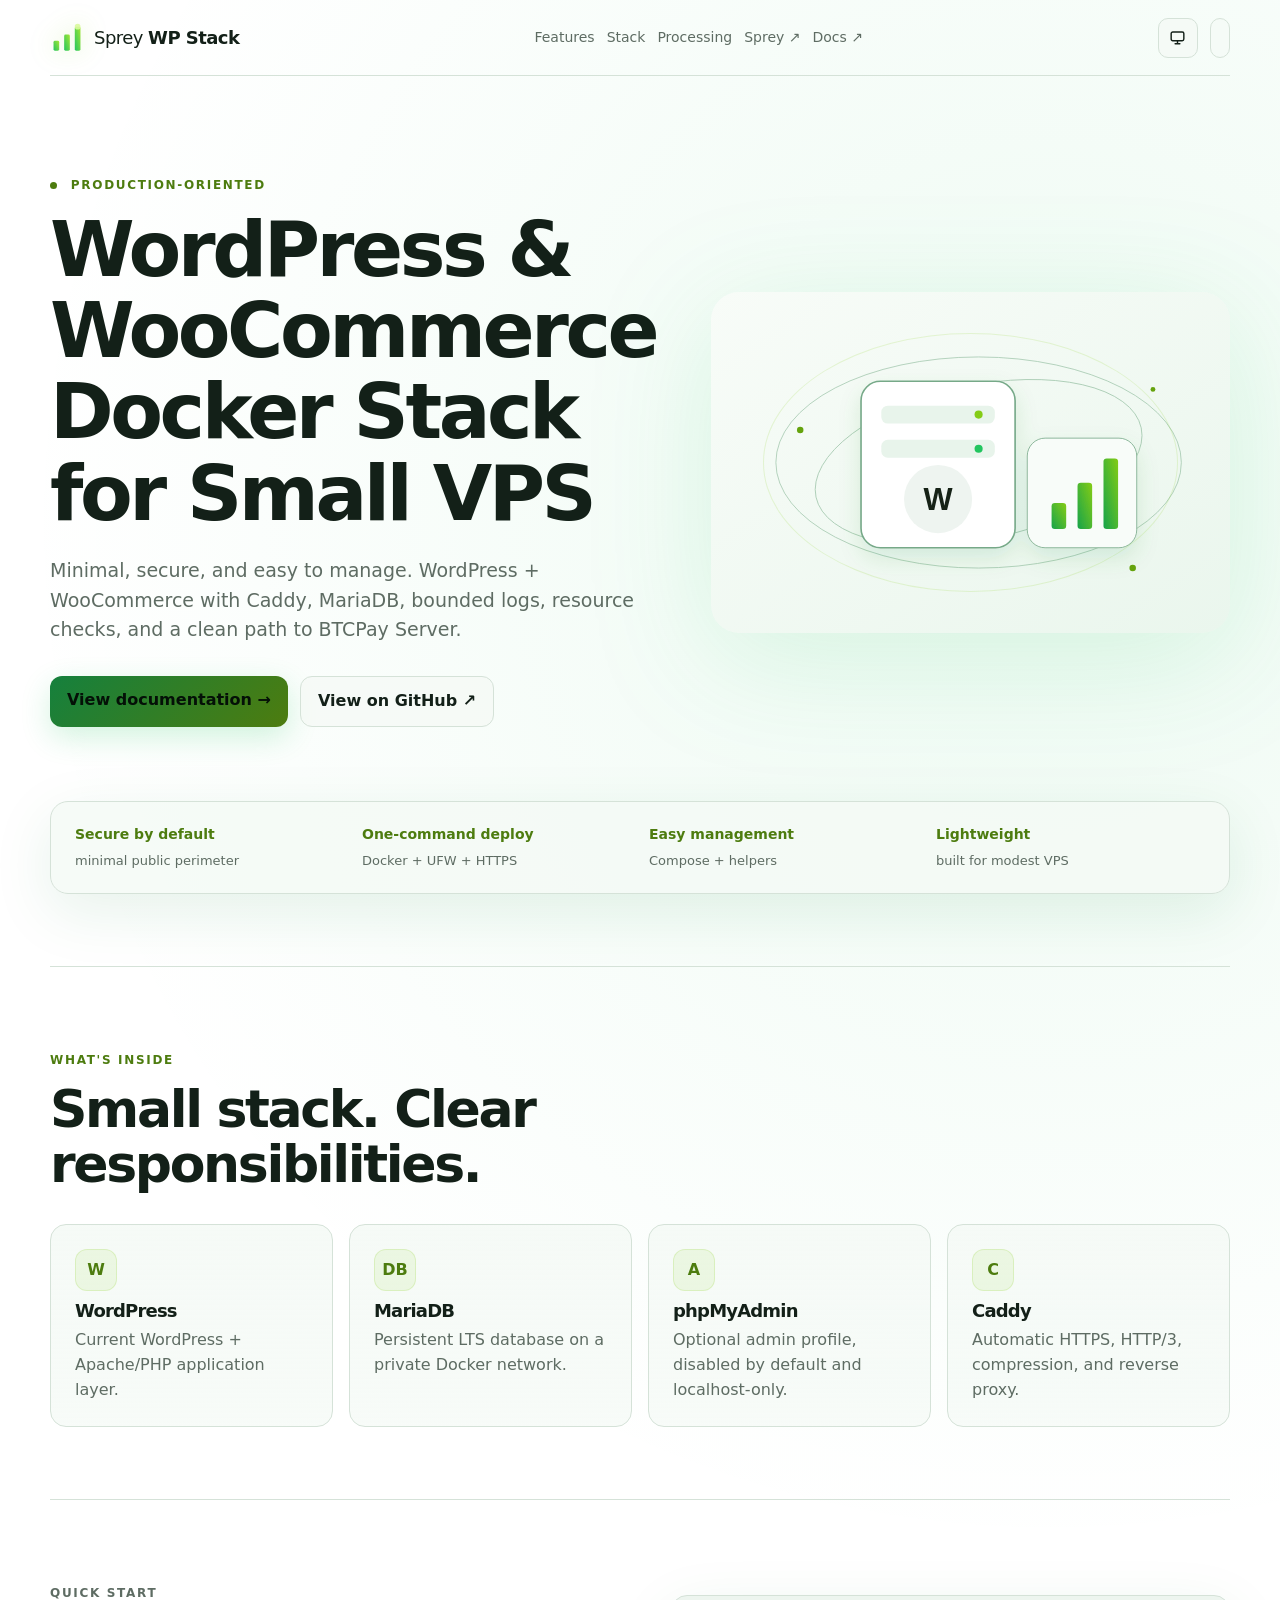
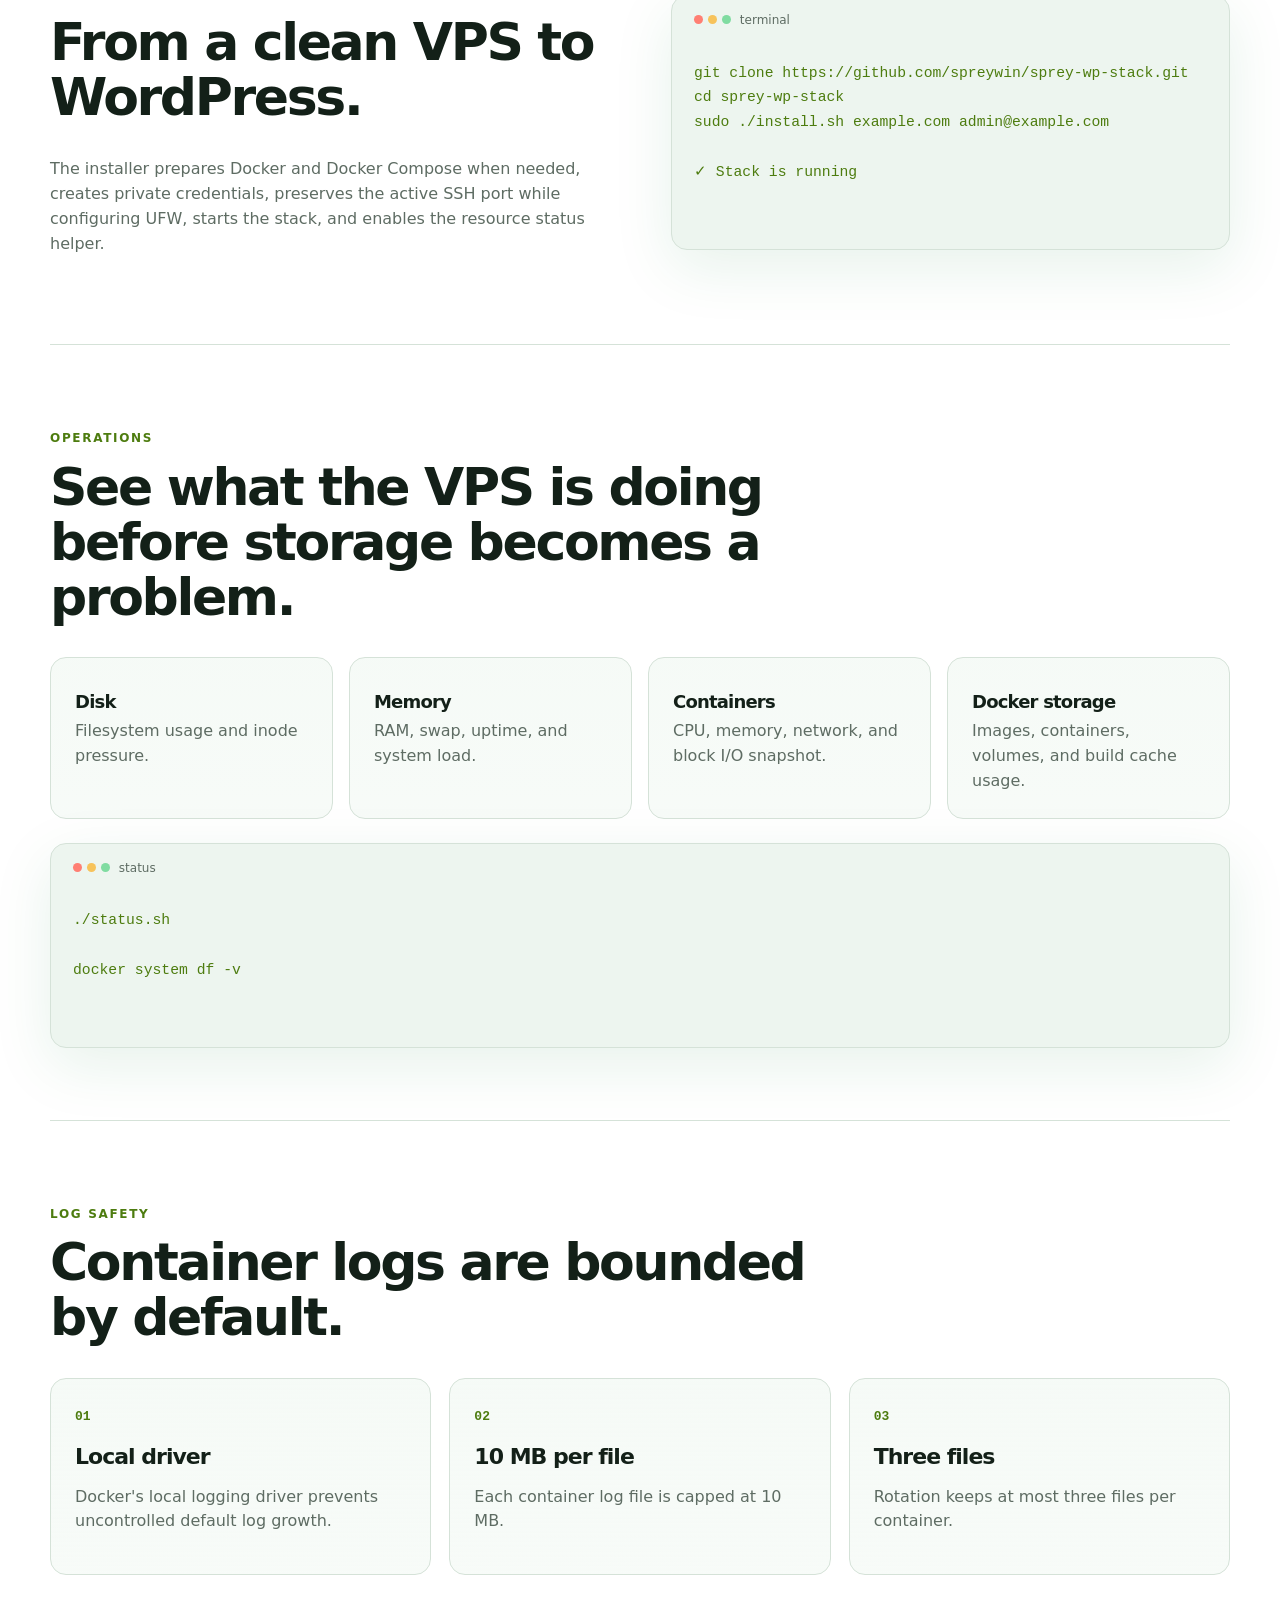
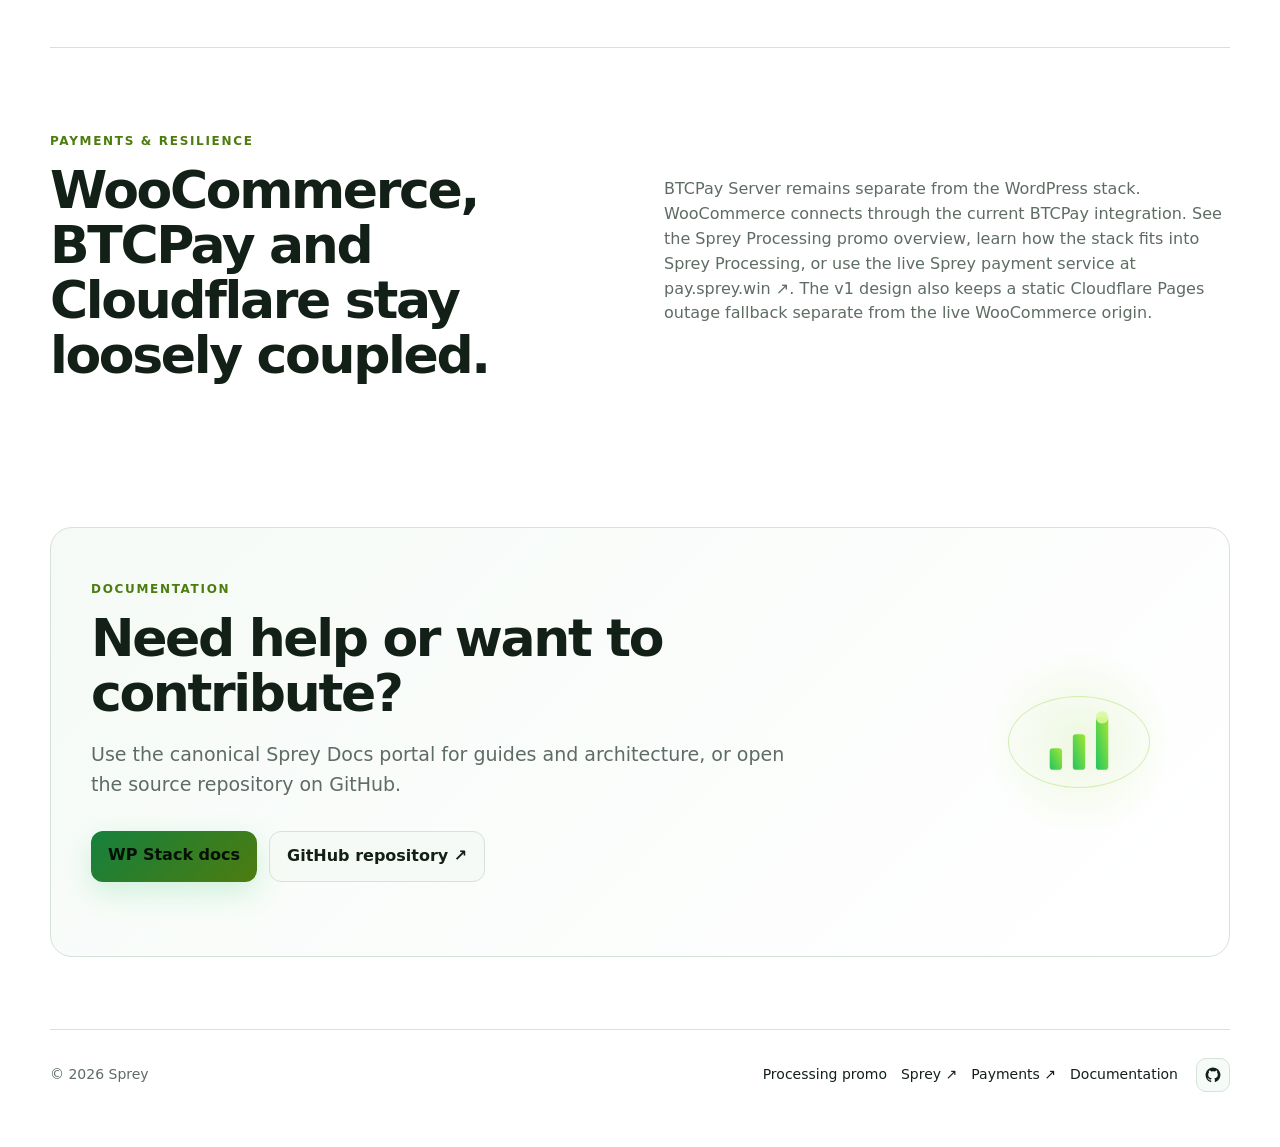
<file: docs/index.html>
<!doctype html>
<html lang="en">
<head>
  <meta charset="utf-8">
  <meta name="viewport" content="width=device-width, initial-scale=1">
  <meta name="description" content="Production-ready WordPress and WooCommerce Docker stack with Caddy, MariaDB, phpMyAdmin and BTCPay integration for small VPS deployments.">
  <meta name="theme-color" content="#07110b">
  <link rel="canonical" href="https://wp-stack.sprey.win/">
  <link rel="icon" type="image/svg+xml" href="./favicon.svg">
  <title>Sprey WP Stack — WordPress &amp; WooCommerce Docker Stack</title>
  <link rel="stylesheet" href="./style.css?v=20260909b">
  <script src="./site.js?v=20260909b" defer></script>
</head>
<body>
<header class="site-header">
  <a class="brand" href="./"><img class="brand-logo" src="./brand.svg" alt=""><span>Sprey <b>WP Stack</b></span></a>
  <nav aria-label="Navigation">
    <a href="#features">Features</a>
    <a href="#stack">Stack</a>
    <a href="./promo/">Processing</a>
    <a href="https://sprey.win/">Sprey ↗</a>
    <a href="https://docs.sprey.win/">Docs ↗</a>
  </nav>
  <div class="header-tools">
    <button class="tool-control theme-control" type="button" data-theme-toggle data-theme="auto" aria-label="Theme: Auto" title="Theme: Auto"><svg viewBox="0 0 24 24" aria-hidden="true"><rect x="4" y="5" width="16" height="11" rx="2"/><path d="M9 20h6M12 16v4"/></svg></button>
    <div class="gtranslate_wrapper tool-control" aria-label="Translate page"></div>
  </div>
</header>

<main id="top">
  <section class="hero hero-grid">
    <div class="hero-copy">
      <p class="eyebrow"><span class="live-dot"></span> PRODUCTION-ORIENTED</p>
      <h1>WordPress &amp; WooCommerce Docker Stack for Small VPS</h1>
      <p class="lead">Minimal, secure, and easy to manage. WordPress + WooCommerce with Caddy, MariaDB, bounded logs, resource checks, and a clean path to BTCPay Server.</p>
      <div class="hero-actions">
        <a class="button primary" href="https://docs.sprey.win/stacks/wp-stack/">View documentation →</a>
        <a class="button secondary" href="https://github.com/spreywin/sprey-wp-stack">View on GitHub ↗</a>
      </div>
    </div>
    <div class="hero-art" role="img" aria-label="WordPress stack illustration">
      <img class="hero-image hero-image-dark" src="./hero-stack.svg" alt="">
      <img class="hero-image hero-image-light" src="./hero-stack-light.svg" alt="">
    </div>
    <div class="feature-strip" id="features">
      <div><b>Secure by default</b><span>minimal public perimeter</span></div>
      <div><b>One-command deploy</b><span>Docker + UFW + HTTPS</span></div>
      <div><b>Easy management</b><span>Compose + helpers</span></div>
      <div><b>Lightweight</b><span>built for modest VPS</span></div>
    </div>
  </section>

  <section id="stack" class="section">
    <p class="eyebrow">WHAT'S INSIDE</p><h2>Small stack. Clear responsibilities.</h2>
    <div class="status-grid stack-cards">
      <article><span class="stack-icon">W</span><h3>WordPress</h3><p>Current WordPress + Apache/PHP application layer.</p></article>
      <article><span class="stack-icon">DB</span><h3>MariaDB</h3><p>Persistent LTS database on a private Docker network.</p></article>
      <article><span class="stack-icon">A</span><h3>phpMyAdmin</h3><p>Optional admin profile, disabled by default and localhost-only.</p></article>
      <article><span class="stack-icon">C</span><h3>Caddy</h3><p>Automatic HTTPS, HTTP/3, compression, and reverse proxy.</p></article>
    </div>
  </section>

  <section class="section split">
    <div><p class="eyebrow">QUICK START</p><h2>From a clean VPS to WordPress.</h2><p>The installer prepares Docker and Docker Compose when needed, creates private credentials, preserves the active SSH port while configuring UFW, starts the stack, and enables the resource status helper.</p></div>
    <div class="terminal"><div class="terminal-title"><span></span><span></span><span></span> terminal</div><pre><code>git clone https://github.com/spreywin/sprey-wp-stack.git
cd sprey-wp-stack
sudo ./install.sh example.com admin@example.com

✓ Stack is running</code></pre></div>
  </section>

  <section id="operations" class="section">
    <p class="eyebrow">OPERATIONS</p><h2>See what the VPS is doing before storage becomes a problem.</h2>
    <div class="status-grid"><article><h3>Disk</h3><p>Filesystem usage and inode pressure.</p></article><article><h3>Memory</h3><p>RAM, swap, uptime, and system load.</p></article><article><h3>Containers</h3><p>CPU, memory, network, and block I/O snapshot.</p></article><article><h3>Docker storage</h3><p>Images, containers, volumes, and build cache usage.</p></article></div>
    <div class="terminal" style="margin-top:24px"><div class="terminal-title"><span></span><span></span><span></span> status</div><pre><code>./status.sh

docker system df -v</code></pre></div>
  </section>

  <section class="section"><p class="eyebrow">LOG SAFETY</p><h2>Container logs are bounded by default.</h2><div class="cards"><article><span class="card-number">01</span><h3>Local driver</h3><p>Docker's local logging driver prevents uncontrolled default log growth.</p></article><article><span class="card-number">02</span><h3>10 MB per file</h3><p>Each container log file is capped at 10 MB.</p></article><article><span class="card-number">03</span><h3>Three files</h3><p>Rotation keeps at most three files per container.</p></article></div></section>

  <section class="section cloudflare"><div><p class="eyebrow">PAYMENTS & RESILIENCE</p><h2>WooCommerce, BTCPay and Cloudflare stay loosely coupled.</h2></div><p>BTCPay Server remains separate from the WordPress stack. WooCommerce connects through the current BTCPay integration. See the <a href="./promo/">Sprey Processing promo overview</a>, learn how the stack fits into <a href="https://docs.sprey.win/products/sprey-processing/">Sprey Processing</a>, or use the live Sprey payment service at <a href="https://pay.sprey.win/">pay.sprey.win ↗</a>. The v1 design also keeps a static Cloudflare Pages outage fallback separate from the live WooCommerce origin.</p></section>

  <section class="section contribute"><div><p class="eyebrow">DOCUMENTATION</p><h2>Need help or want to contribute?</h2><p class="lead">Use the canonical Sprey Docs portal for guides and architecture, or open the source repository on GitHub.</p><div class="hero-actions"><a class="button primary" href="https://docs.sprey.win/stacks/wp-stack/">WP Stack docs</a><a class="button secondary" href="https://github.com/spreywin/sprey-wp-stack">GitHub repository ↗</a></div></div><div class="mini-orbit" aria-hidden="true"><img src="./brand.svg" alt=""></div></section>
</main>
<footer>
  <span>© 2026 Sprey</span>
  <div class="footer-links">
    <a href="./promo/">Processing promo</a>
    <a href="https://sprey.win/">Sprey ↗</a>
    <a href="https://pay.sprey.win/">Payments ↗</a>
    <a href="https://docs.sprey.win/stacks/wp-stack/">Documentation</a>
    <span class="footer-socials">
      <a class="social-icon" href="https://github.com/spreywin/sprey-wp-stack" aria-label="GitHub repository" title="GitHub"><svg viewBox="0 0 24 24" aria-hidden="true"><path d="M12 2a10 10 0 0 0-3.16 19.49c.5.09.68-.22.68-.48v-1.86c-2.78.6-3.37-1.18-3.37-1.18-.45-1.16-1.11-1.47-1.11-1.47-.91-.62.07-.61.07-.61 1 .07 1.53 1.03 1.53 1.03.9 1.53 2.35 1.09 2.92.83.09-.65.35-1.09.64-1.34-2.22-.25-4.56-1.11-4.56-4.94 0-1.09.39-1.98 1.03-2.68-.1-.25-.45-1.27.1-2.64 0 0 .84-.27 2.75 1.02A9.56 9.56 0 0 1 12 6.84a9.6 9.6 0 0 1 2.5.34c1.91-1.3 2.75-1.02 2.75-1.02.55 1.37.2 2.39.1 2.64.64.7 1.03 1.59 1.03 2.68 0 3.84-2.34 4.69-4.57 4.94.36.31.68.92.68 1.86V21c0 .27.18.58.69.48A10 10 0 0 0 12 2Z"/></svg></a>
    </span>
  </div>
</footer>
</body>
</html>
</file>
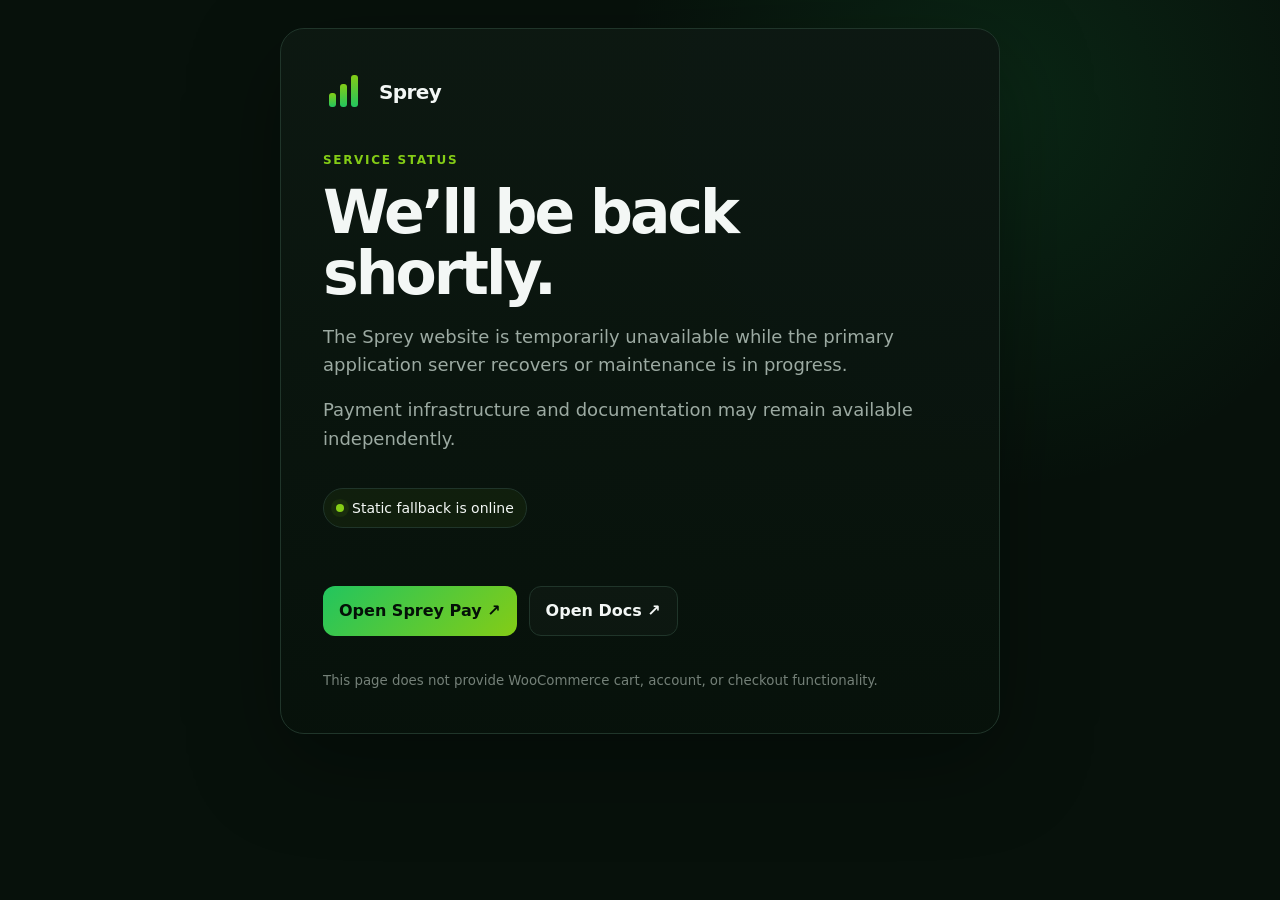
<file: cloudflare/outage-page/index.html>
<!doctype html>
<html lang="en">
<head>
  <meta charset="utf-8">
  <meta name="viewport" content="width=device-width, initial-scale=1">
  <meta name="robots" content="noindex,nofollow">
  <meta name="theme-color" content="#07110b">
  <title>Sprey — Temporary Service Interruption</title>
  <style>
    :root{color-scheme:dark;--bg:#07110b;--surface:#0d1812;--line:#20352a;--ink:#f3f7f5;--muted:#9caaa2;--accent:#84cc16;--accent2:#22c55e}
    *{box-sizing:border-box}
    html,body{min-height:100%}
    body{margin:0;display:grid;place-items:center;padding:28px;background:radial-gradient(circle at 78% 12%,rgba(34,197,94,.12),transparent 30%),var(--bg);color:var(--ink);font:16px/1.6 Inter,ui-sans-serif,system-ui,-apple-system,BlinkMacSystemFont,"Segoe UI",sans-serif}
    main{width:min(720px,100%);padding:42px;border:1px solid var(--line);border-radius:24px;background:linear-gradient(180deg,rgba(13,24,18,.96),rgba(7,17,11,.96));box-shadow:0 28px 90px rgba(0,0,0,.35)}
    .brand{display:flex;align-items:center;gap:14px;margin-bottom:38px;font-weight:750;font-size:20px;letter-spacing:-.03em}
    .mark{display:flex;align-items:end;gap:4px;width:42px;height:42px;padding:6px}
    .mark i{display:block;width:7px;border-radius:3px;background:linear-gradient(180deg,var(--accent),var(--accent2))}
    .mark i:nth-child(1){height:14px}.mark i:nth-child(2){height:23px}.mark i:nth-child(3){height:32px}
    .eyebrow{margin:0 0 12px;color:var(--accent);font-size:12px;font-weight:800;letter-spacing:.14em;text-transform:uppercase}
    h1{margin:0 0 18px;font-size:clamp(34px,7vw,60px);line-height:1.02;letter-spacing:-.05em}
    p{margin:0 0 16px;color:var(--muted);font-size:18px}
    .status{display:inline-flex;align-items:center;gap:8px;margin:18px 0 28px;padding:8px 12px;border:1px solid var(--line);border-radius:999px;background:rgba(132,204,22,.06);color:var(--ink);font-size:14px}
    .dot{width:8px;height:8px;border-radius:50%;background:var(--accent);box-shadow:0 0 0 5px rgba(132,204,22,.08)}
    .actions{display:flex;flex-wrap:wrap;gap:12px;margin-top:30px}
    a{display:inline-flex;align-items:center;justify-content:center;padding:11px 16px;border-radius:12px;text-decoration:none;font-weight:750}
    .primary{background:linear-gradient(135deg,var(--accent2),var(--accent));color:#041007}
    .secondary{border:1px solid var(--line);color:var(--ink);background:rgba(255,255,255,.02)}
    small{display:block;margin-top:34px;color:#748078}
    @media(max-width:560px){main{padding:30px 24px}.actions{flex-direction:column}a{width:100%}}
  </style>
</head>
<body>
<main>
  <div class="brand"><span class="mark" aria-hidden="true"><i></i><i></i><i></i></span><span>Sprey</span></div>
  <p class="eyebrow">Service status</p>
  <h1>We’ll be back shortly.</h1>
  <p>The Sprey website is temporarily unavailable while the primary application server recovers or maintenance is in progress.</p>
  <p>Payment infrastructure and documentation may remain available independently.</p>
  <div class="status"><span class="dot"></span><span>Static fallback is online</span></div>
  <div class="actions">
    <a class="primary" href="https://pay.sprey.win/" target="_blank" rel="noopener noreferrer">Open Sprey Pay ↗</a>
    <a class="secondary" href="https://docs.sprey.win/" target="_blank" rel="noopener noreferrer">Open Docs ↗</a>
  </div>
  <small>This page does not provide WooCommerce cart, account, or checkout functionality.</small>
</main>
</body>
</html>
</file>
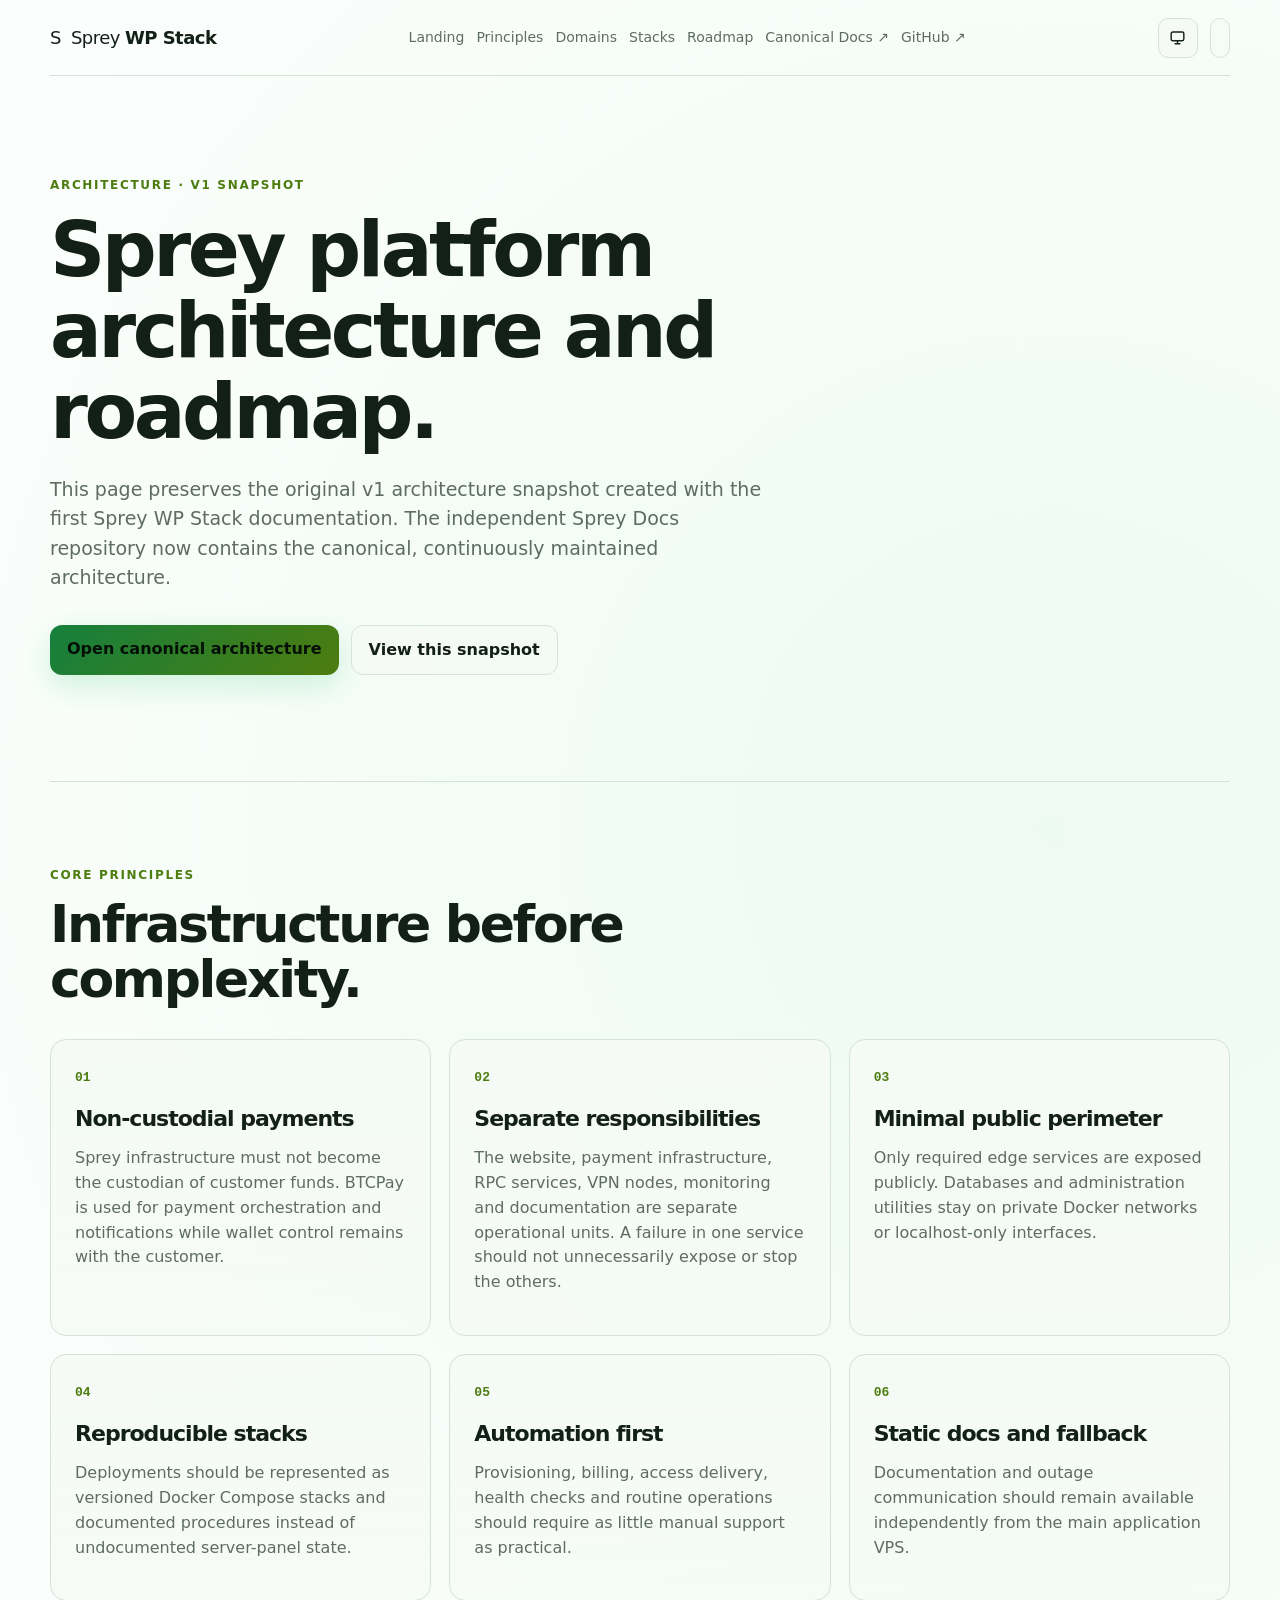
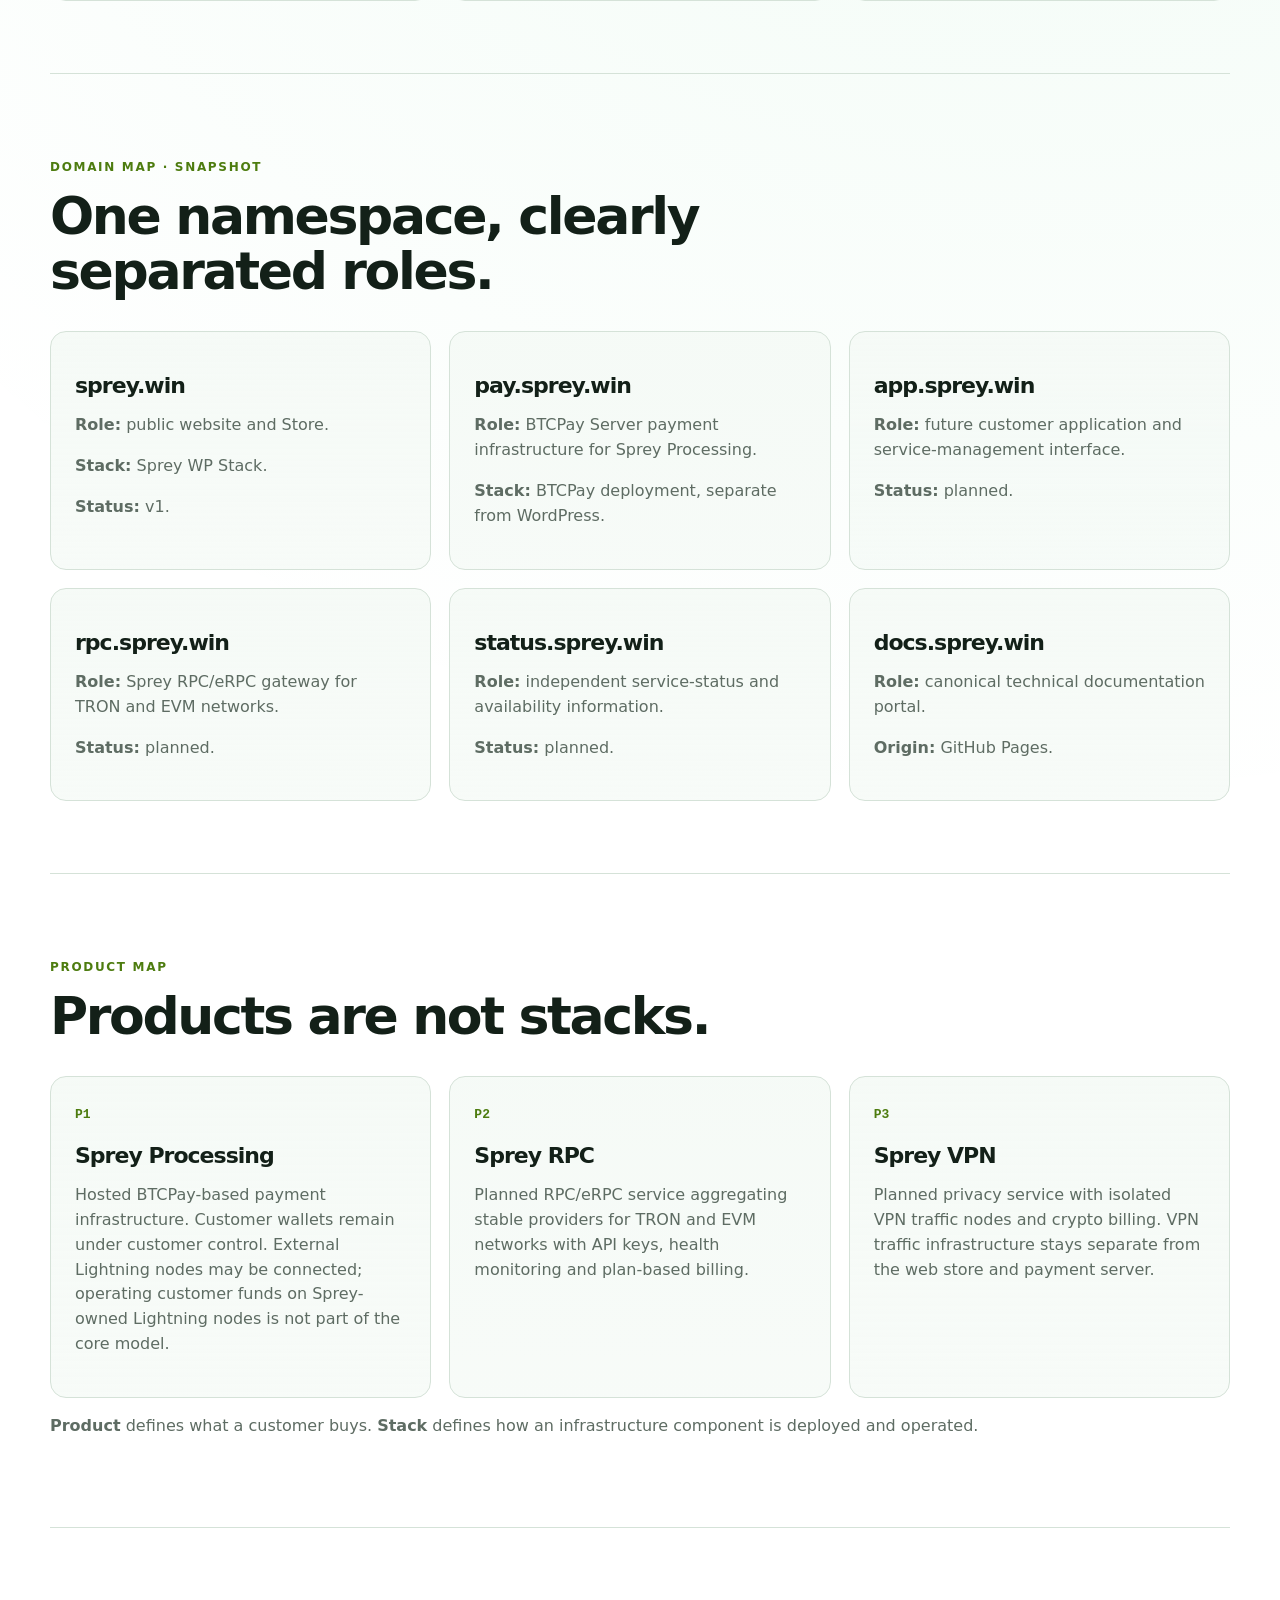
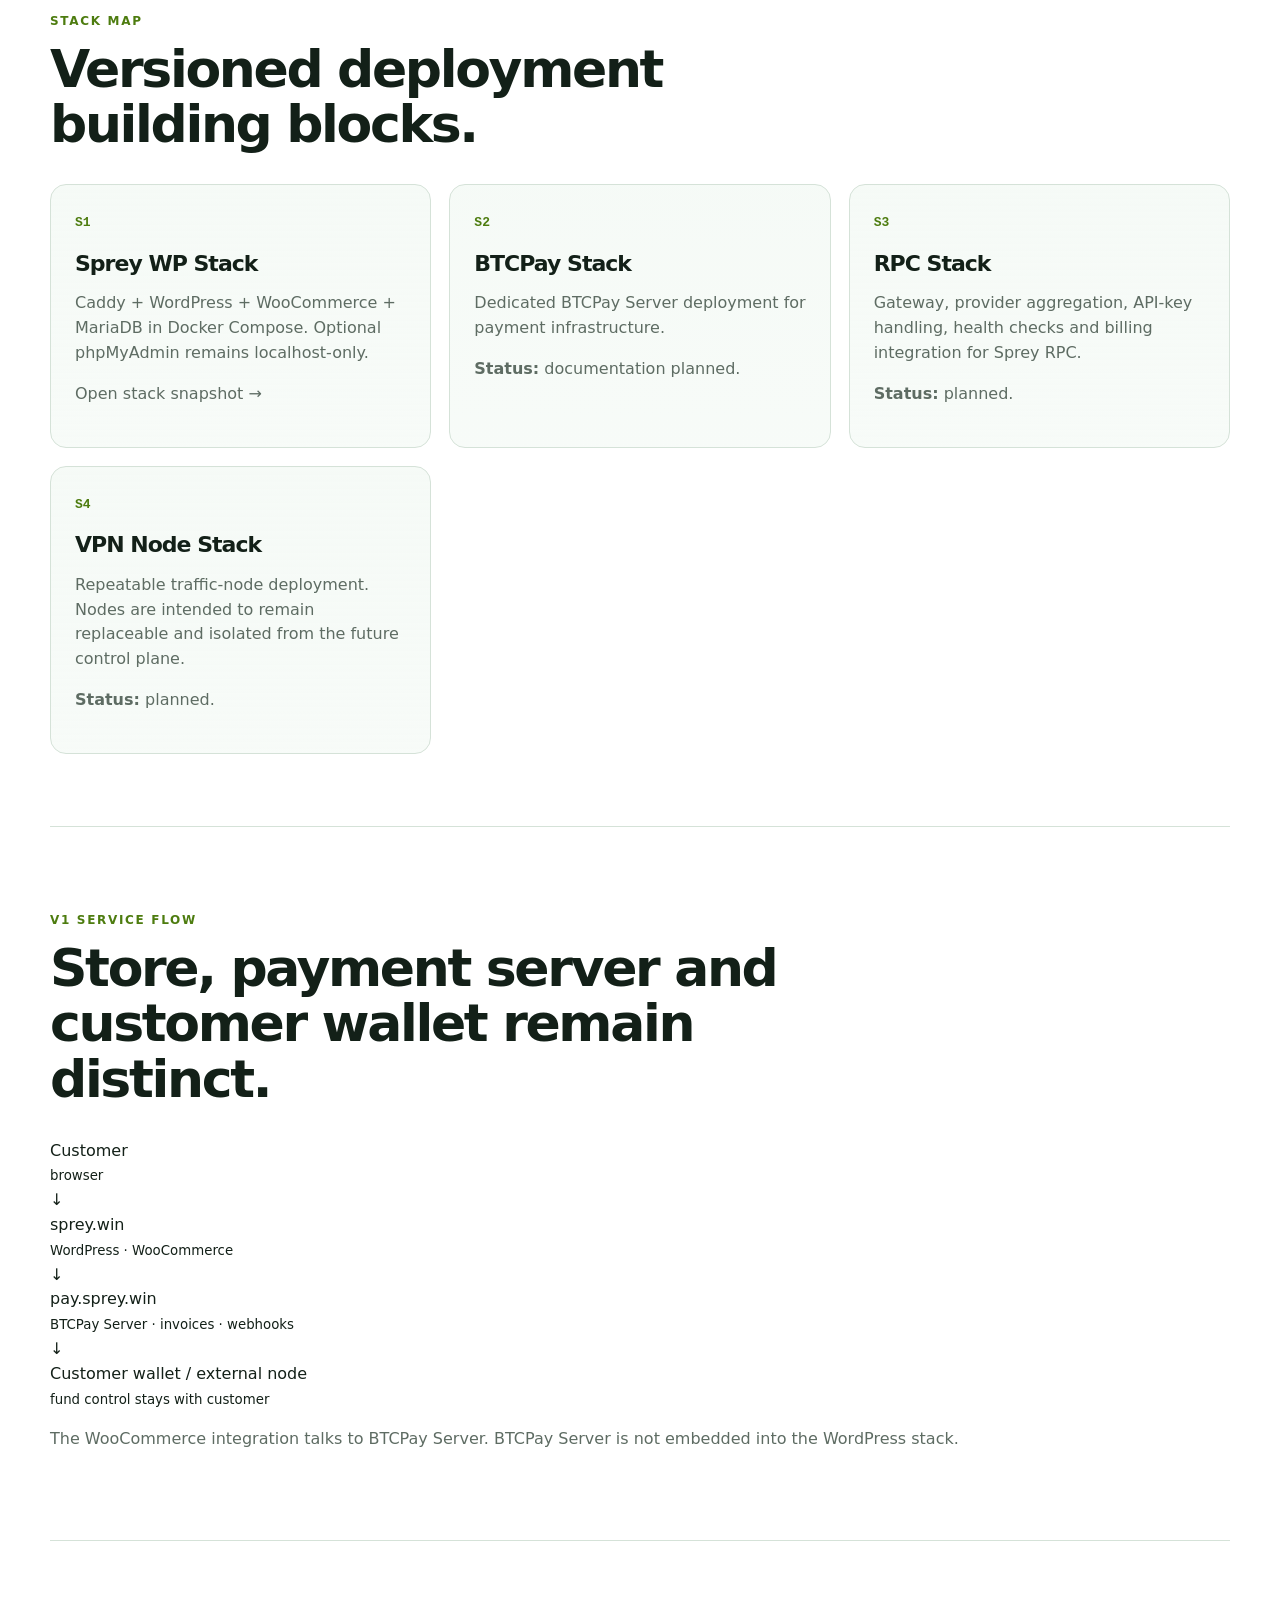
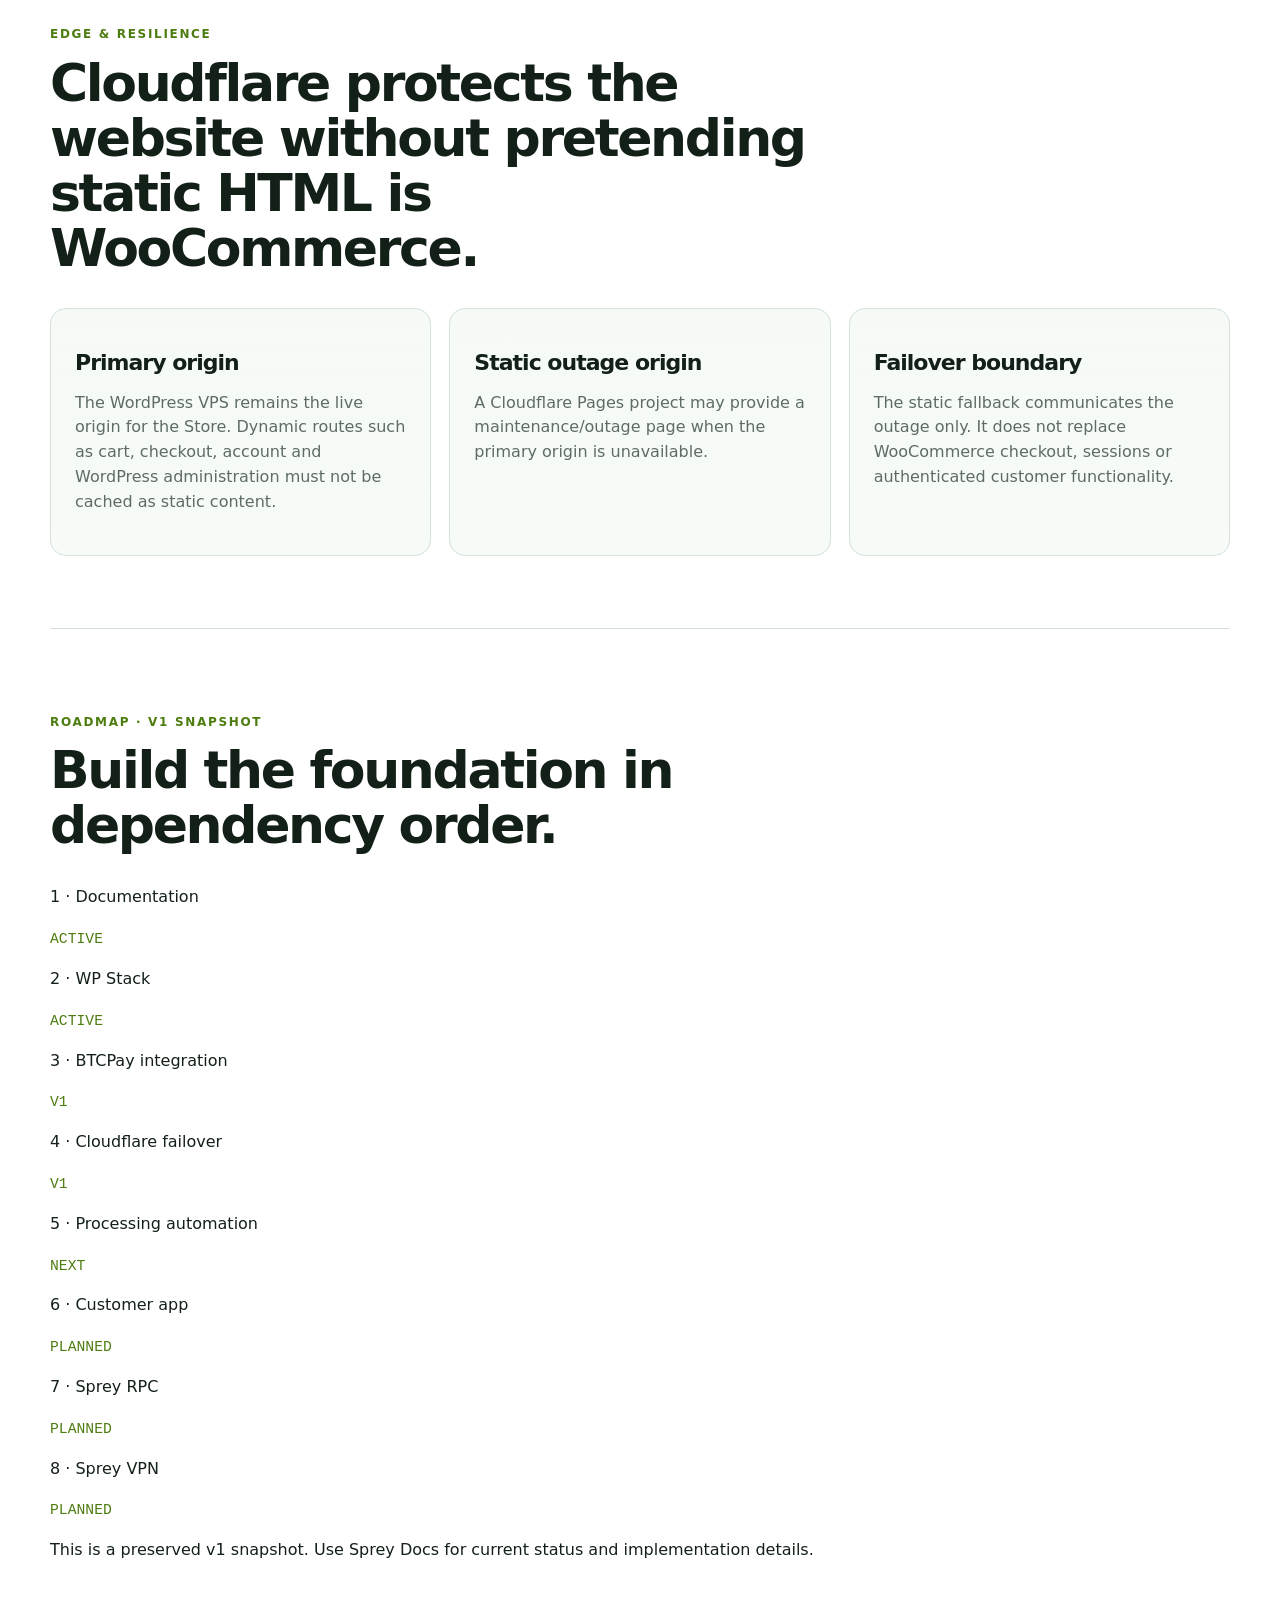
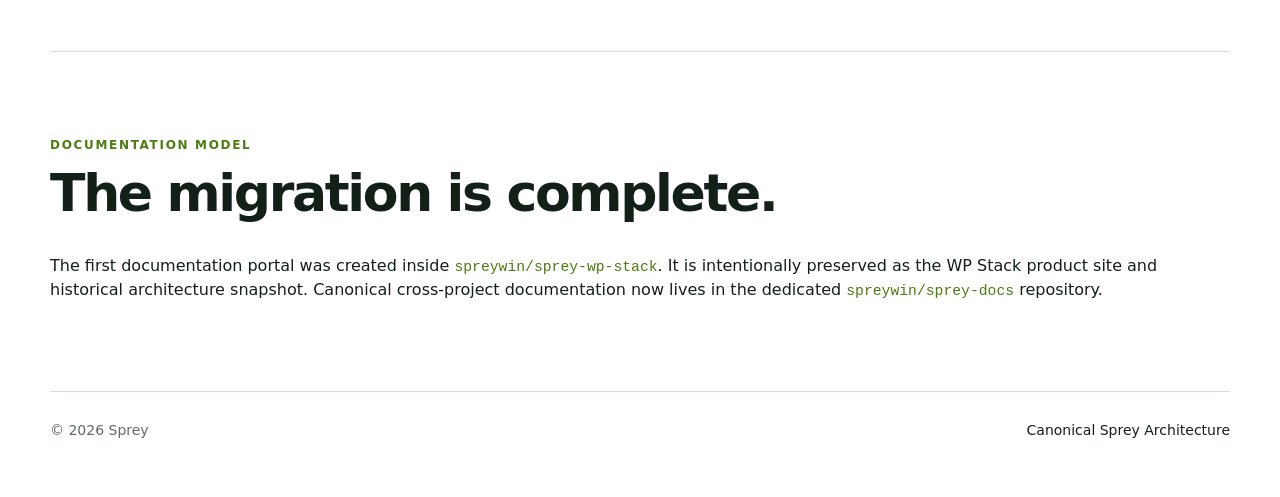
<file: docs/architecture/index.html>
<!doctype html>
<html lang="en">
<head>
  <meta charset="utf-8">
  <meta name="viewport" content="width=device-width, initial-scale=1">
  <meta name="description" content="Sprey v1 architecture snapshot from the Sprey WP Stack product site.">
  <link rel="canonical" href="https://wp-stack.sprey.win/architecture/">
  <link rel="icon" type="image/svg+xml" href="../favicon.svg">
  <title>Sprey Architecture Snapshot — Sprey WP Stack</title>
  <link rel="stylesheet" href="../style.css">
  <script src="../site.js" defer></script>
</head>
<body>
<header class="site-header">
  <a class="brand" href="../"><span class="brand-mark">S</span><span>Sprey <b>WP Stack</b></span></a>
  <nav aria-label="Navigation"><a href="../">Landing</a><a href="#principles">Principles</a><a href="#domains">Domains</a><a href="#stacks">Stacks</a><a href="#roadmap">Roadmap</a><a href="https://spreywin.github.io/sprey-docs/architecture/">Canonical Docs ↗</a><a class="nav-github" href="https://github.com/spreywin" rel="noopener">GitHub ↗</a></nav>
</header>
<main>
  <section class="hero">
    <p class="eyebrow">ARCHITECTURE · V1 SNAPSHOT</p>
    <h1>Sprey platform architecture and roadmap.</h1>
    <p class="lead">This page preserves the original v1 architecture snapshot created with the first Sprey WP Stack documentation. The independent Sprey Docs repository now contains the canonical, continuously maintained architecture.</p>
    <div class="hero-actions"><a class="button primary" href="https://spreywin.github.io/sprey-docs/architecture/">Open canonical architecture</a><a class="button secondary" href="#roadmap">View this snapshot</a></div>
  </section>

  <section id="principles" class="section">
    <p class="eyebrow">CORE PRINCIPLES</p><h2>Infrastructure before complexity.</h2>
    <div class="cards">
      <article><span class="card-number">01</span><h3>Non-custodial payments</h3><p>Sprey infrastructure must not become the custodian of customer funds. BTCPay is used for payment orchestration and notifications while wallet control remains with the customer.</p></article>
      <article><span class="card-number">02</span><h3>Separate responsibilities</h3><p>The website, payment infrastructure, RPC services, VPN nodes, monitoring and documentation are separate operational units. A failure in one service should not unnecessarily expose or stop the others.</p></article>
      <article><span class="card-number">03</span><h3>Minimal public perimeter</h3><p>Only required edge services are exposed publicly. Databases and administration utilities stay on private Docker networks or localhost-only interfaces.</p></article>
      <article><span class="card-number">04</span><h3>Reproducible stacks</h3><p>Deployments should be represented as versioned Docker Compose stacks and documented procedures instead of undocumented server-panel state.</p></article>
      <article><span class="card-number">05</span><h3>Automation first</h3><p>Provisioning, billing, access delivery, health checks and routine operations should require as little manual support as practical.</p></article>
      <article><span class="card-number">06</span><h3>Static docs and fallback</h3><p>Documentation and outage communication should remain available independently from the main application VPS.</p></article>
    </div>
  </section>

  <section id="domains" class="section">
    <p class="eyebrow">DOMAIN MAP · SNAPSHOT</p><h2>One namespace, clearly separated roles.</h2>
    <div class="cards">
      <article><h3>sprey.win</h3><p><strong>Role:</strong> public website and Store.</p><p><strong>Stack:</strong> Sprey WP Stack.</p><p><strong>Status:</strong> v1.</p></article>
      <article><h3>pay.sprey.win</h3><p><strong>Role:</strong> BTCPay Server payment infrastructure for Sprey Processing.</p><p><strong>Stack:</strong> BTCPay deployment, separate from WordPress.</p></article>
      <article><h3>app.sprey.win</h3><p><strong>Role:</strong> future customer application and service-management interface.</p><p><strong>Status:</strong> planned.</p></article>
      <article><h3>rpc.sprey.win</h3><p><strong>Role:</strong> Sprey RPC/eRPC gateway for TRON and EVM networks.</p><p><strong>Status:</strong> planned.</p></article>
      <article><h3>status.sprey.win</h3><p><strong>Role:</strong> independent service-status and availability information.</p><p><strong>Status:</strong> planned.</p></article>
      <article><h3>docs.sprey.win</h3><p><strong>Role:</strong> canonical technical documentation portal.</p><p><strong>Origin:</strong> GitHub Pages.</p></article>
    </div>
  </section>

  <section class="section">
    <p class="eyebrow">PRODUCT MAP</p><h2>Products are not stacks.</h2>
    <div class="cards">
      <article><span class="card-number">P1</span><h3>Sprey Processing</h3><p>Hosted BTCPay-based payment infrastructure. Customer wallets remain under customer control. External Lightning nodes may be connected; operating customer funds on Sprey-owned Lightning nodes is not part of the core model.</p></article>
      <article><span class="card-number">P2</span><h3>Sprey RPC</h3><p>Planned RPC/eRPC service aggregating stable providers for TRON and EVM networks with API keys, health monitoring and plan-based billing.</p></article>
      <article><span class="card-number">P3</span><h3>Sprey VPN</h3><p>Planned privacy service with isolated VPN traffic nodes and crypto billing. VPN traffic infrastructure stays separate from the web store and payment server.</p></article>
    </div>
    <p class="note"><strong>Product</strong> defines what a customer buys. <strong>Stack</strong> defines how an infrastructure component is deployed and operated.</p>
  </section>

  <section id="stacks" class="section">
    <p class="eyebrow">STACK MAP</p><h2>Versioned deployment building blocks.</h2>
    <div class="cards">
      <article><span class="card-number">S1</span><h3>Sprey WP Stack</h3><p>Caddy + WordPress + WooCommerce + MariaDB in Docker Compose. Optional phpMyAdmin remains localhost-only.</p><p><a href="../stacks/wp-stack/">Open stack snapshot →</a></p></article>
      <article><span class="card-number">S2</span><h3>BTCPay Stack</h3><p>Dedicated BTCPay Server deployment for payment infrastructure.</p><p><strong>Status:</strong> documentation planned.</p></article>
      <article><span class="card-number">S3</span><h3>RPC Stack</h3><p>Gateway, provider aggregation, API-key handling, health checks and billing integration for Sprey RPC.</p><p><strong>Status:</strong> planned.</p></article>
      <article><span class="card-number">S4</span><h3>VPN Node Stack</h3><p>Repeatable traffic-node deployment. Nodes are intended to remain replaceable and isolated from the future control plane.</p><p><strong>Status:</strong> planned.</p></article>
    </div>
  </section>

  <section class="section">
    <p class="eyebrow">V1 SERVICE FLOW</p><h2>Store, payment server and customer wallet remain distinct.</h2>
    <div class="architecture" role="img" aria-label="Customer to Sprey Store to BTCPay to customer wallet flow">
      <div class="node internet">Customer<br><small>browser</small></div><span class="arrow">↓</span>
      <div class="node caddy">sprey.win<br><small>WordPress · WooCommerce</small></div><span class="arrow">↓</span>
      <div class="node wordpress">pay.sprey.win<br><small>BTCPay Server · invoices · webhooks</small></div><span class="arrow">↓</span>
      <div class="node database">Customer wallet / external node<br><small>fund control stays with customer</small></div>
    </div>
    <p class="note">The WooCommerce integration talks to BTCPay Server. BTCPay Server is not embedded into the WordPress stack.</p>
  </section>

  <section class="section">
    <p class="eyebrow">EDGE & RESILIENCE</p><h2>Cloudflare protects the website without pretending static HTML is WooCommerce.</h2>
    <div class="cards">
      <article><h3>Primary origin</h3><p>The WordPress VPS remains the live origin for the Store. Dynamic routes such as cart, checkout, account and WordPress administration must not be cached as static content.</p></article>
      <article><h3>Static outage origin</h3><p>A Cloudflare Pages project may provide a maintenance/outage page when the primary origin is unavailable.</p></article>
      <article><h3>Failover boundary</h3><p>The static fallback communicates the outage only. It does not replace WooCommerce checkout, sessions or authenticated customer functionality.</p></article>
    </div>
  </section>

  <section id="roadmap" class="section operations">
    <p class="eyebrow">ROADMAP · V1 SNAPSHOT</p><h2>Build the foundation in dependency order.</h2>
    <div class="command-grid">
      <div><p>1 · Documentation</p><code>ACTIVE</code></div>
      <div><p>2 · WP Stack</p><code>ACTIVE</code></div>
      <div><p>3 · BTCPay integration</p><code>V1</code></div>
      <div><p>4 · Cloudflare failover</p><code>V1</code></div>
      <div><p>5 · Processing automation</p><code>NEXT</code></div>
      <div><p>6 · Customer app</p><code>PLANNED</code></div>
      <div><p>7 · Sprey RPC</p><code>PLANNED</code></div>
      <div><p>8 · Sprey VPN</p><code>PLANNED</code></div>
    </div>
    <p class="warning">This is a preserved v1 snapshot. Use Sprey Docs for current status and implementation details.</p>
  </section>

  <section class="section">
    <p class="eyebrow">DOCUMENTATION MODEL</p><h2>The migration is complete.</h2>
    <p>The first documentation portal was created inside <code>spreywin/sprey-wp-stack</code>. It is intentionally preserved as the WP Stack product site and historical architecture snapshot. Canonical cross-project documentation now lives in the dedicated <code>spreywin/sprey-docs</code> repository.</p>
  </section>
</main>
<footer><span>© 2026 Sprey</span><a href="https://spreywin.github.io/sprey-docs/architecture/">Canonical Sprey Architecture</a></footer>
</body>
</html>
</file>
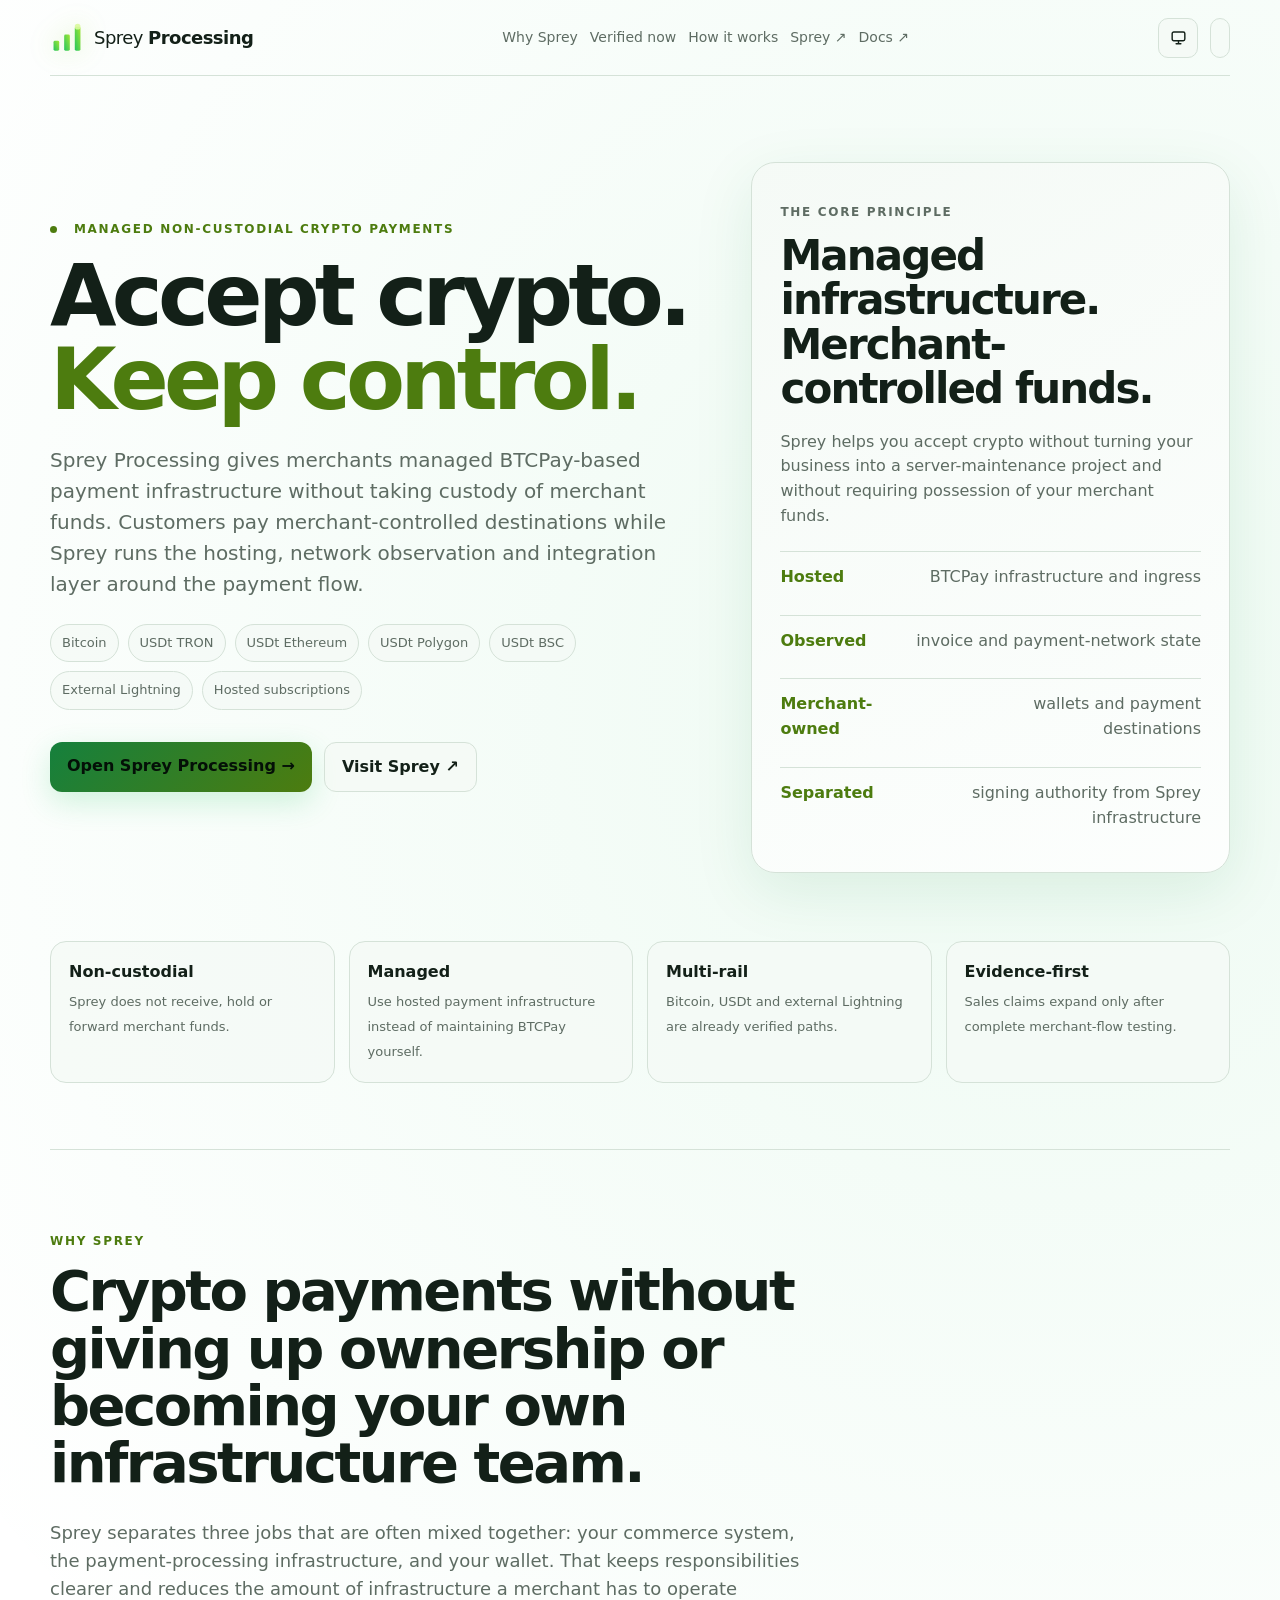
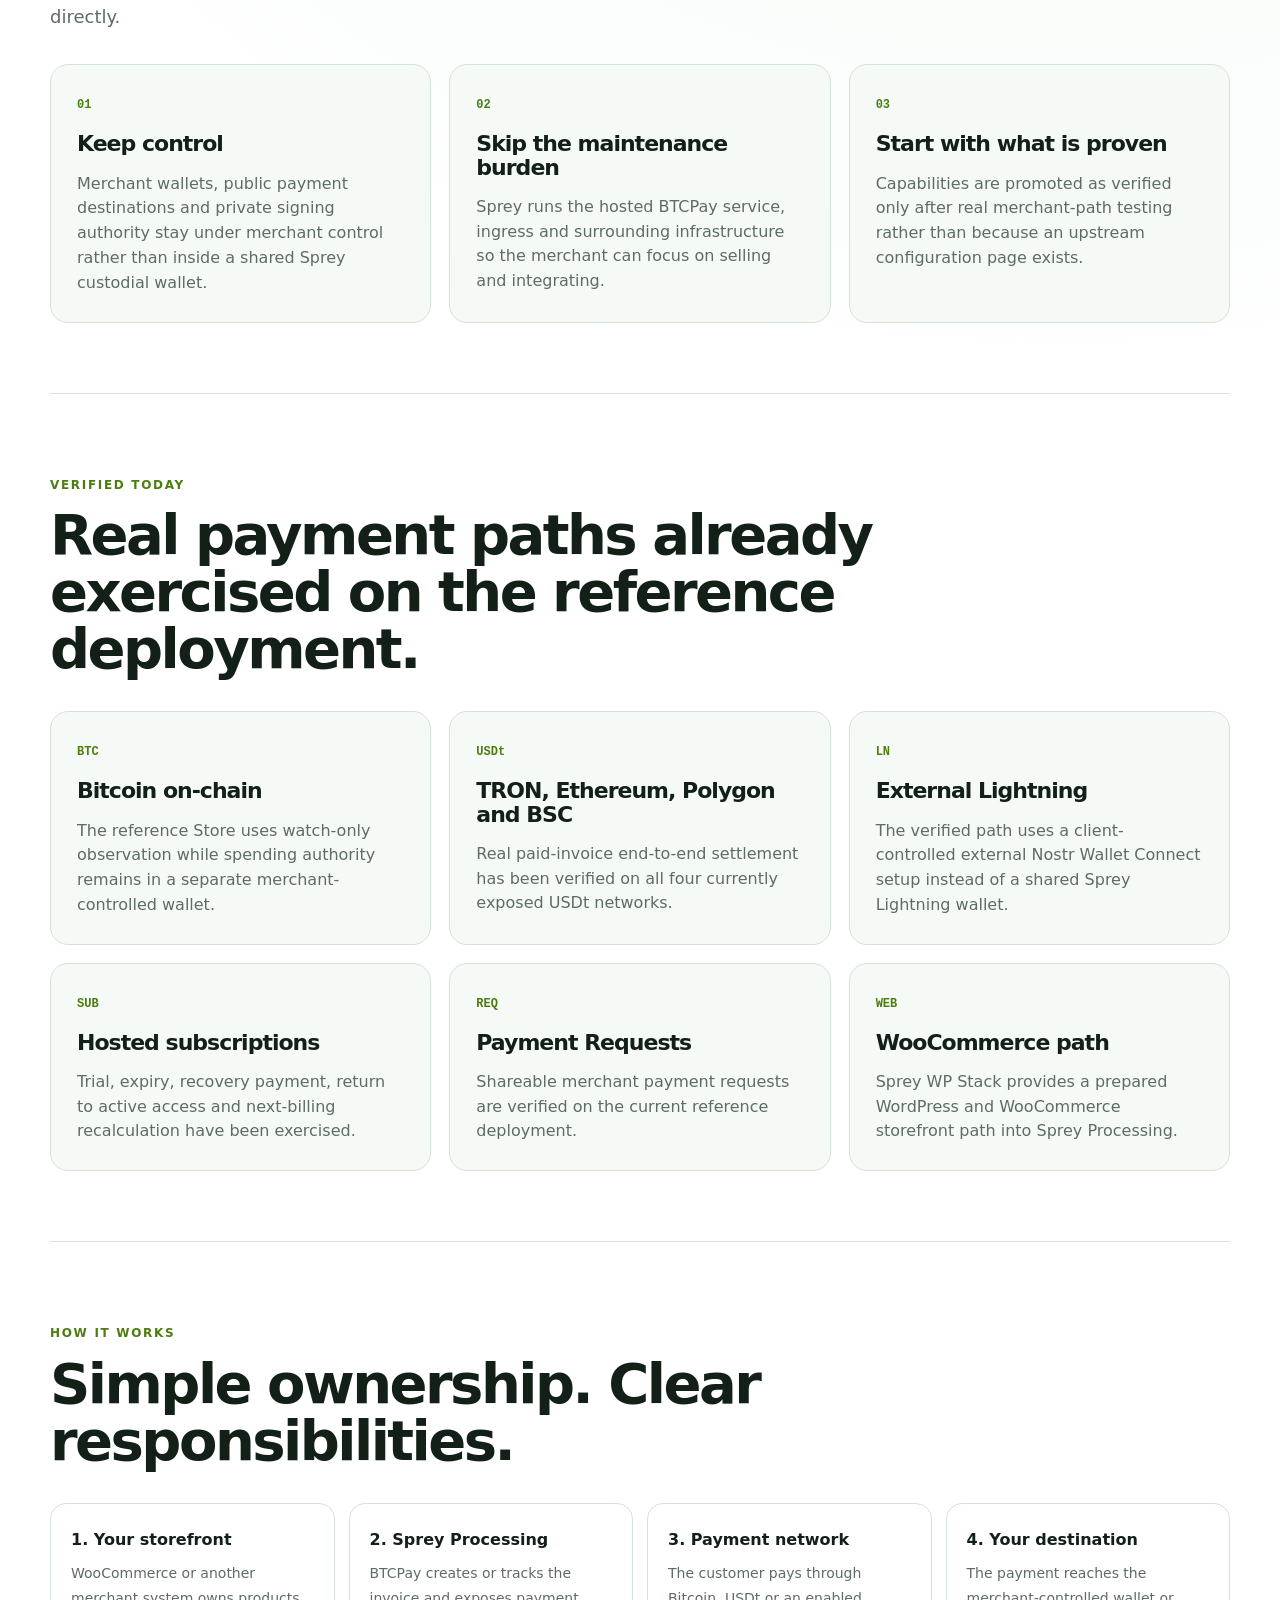
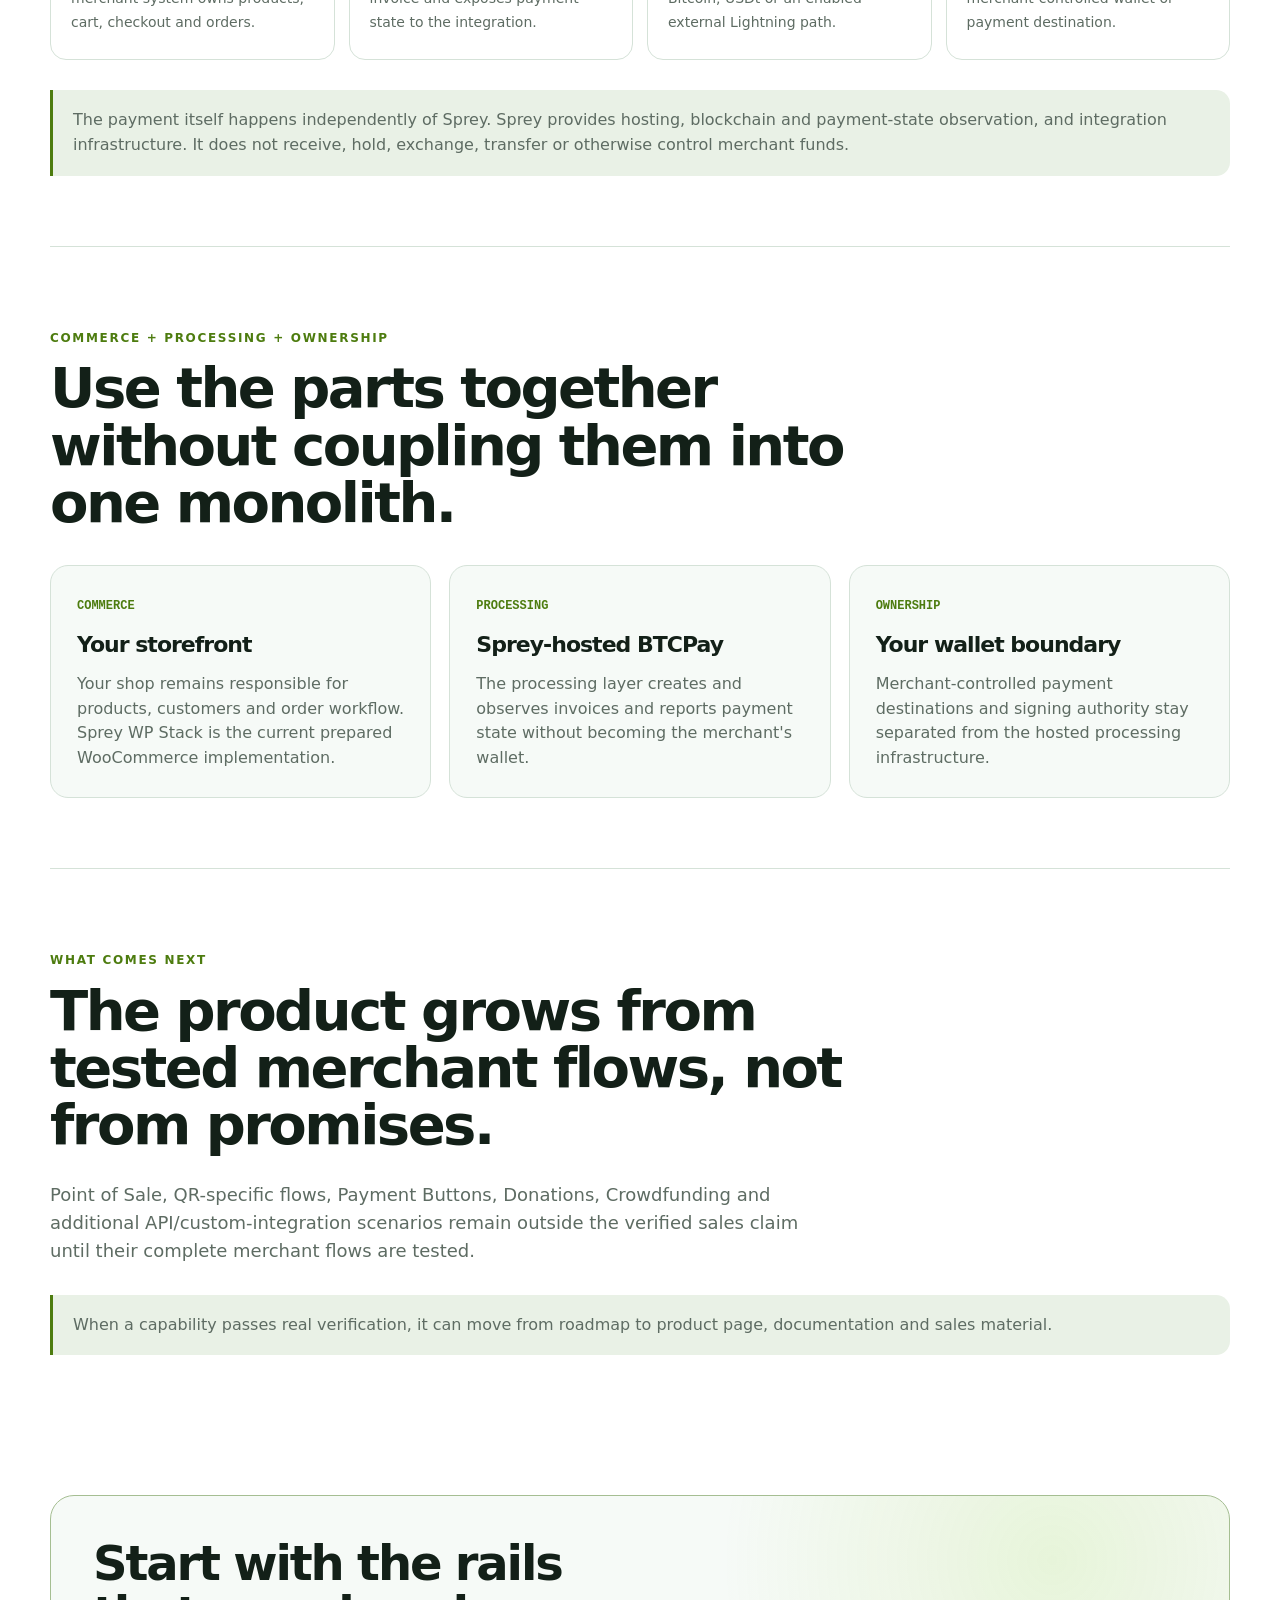
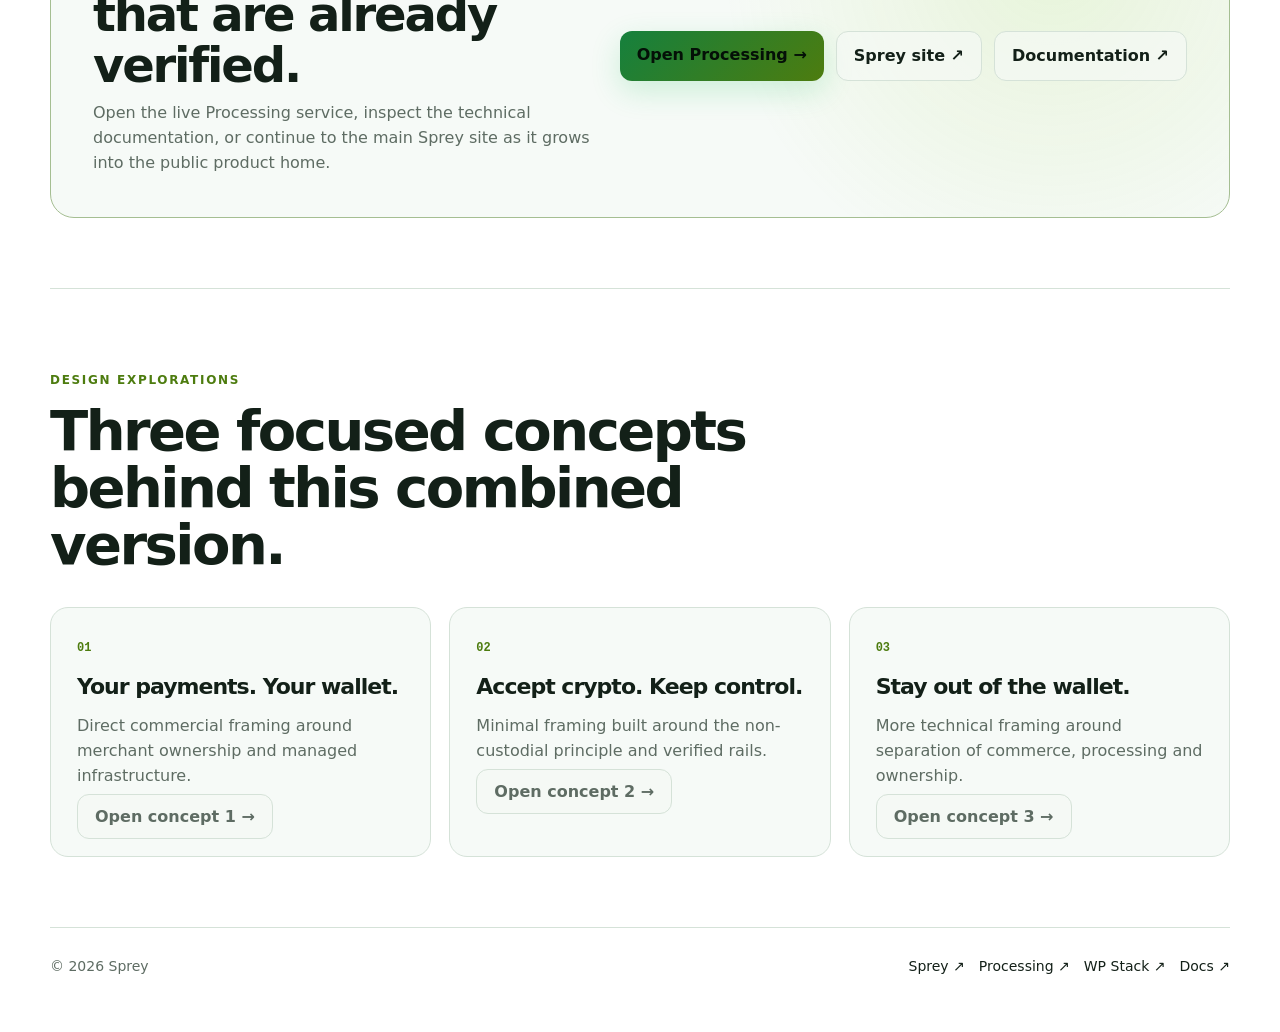
<file: docs/promo/index.html>
<!doctype html>
<html lang="en">
<head>
  <meta charset="utf-8">
  <meta name="viewport" content="width=device-width,initial-scale=1">
  <meta name="description" content="Sprey Processing — managed non-custodial crypto payment infrastructure for Bitcoin, USDt, external Lightning and hosted merchant access.">
  <meta name="theme-color" content="#07110b">
  <link rel="icon" type="image/svg+xml" href="../favicon.svg">
  <title>Sprey Processing — Managed non-custodial crypto payments</title>
  <link rel="stylesheet" href="../style.css?v=20260909b">
  <link rel="stylesheet" href="./promo.css?v=20260927a">
  <script src="../site.js?v=20260909b" defer></script>
</head>
<body>
<header class="site-header">
  <a class="brand" href="https://sprey.win/"><img class="brand-logo" src="../brand.svg" alt=""><span>Sprey <b>Processing</b></span></a>
  <nav aria-label="Navigation">
    <a href="#benefits">Why Sprey</a>
    <a href="#verified">Verified now</a>
    <a href="#flow">How it works</a>
    <a href="https://sprey.win/">Sprey ↗</a>
    <a href="https://docs.sprey.win/products/sprey-processing/">Docs ↗</a>
  </nav>
  <div class="header-tools">
    <button class="tool-control theme-control" type="button" data-theme-toggle data-theme="auto" aria-label="Theme: Auto" title="Theme: Auto"></button>
    <div class="gtranslate_wrapper tool-control" aria-label="Translate page"></div>
  </div>
</header>

<main class="promo-shell">
  <section class="promo-hero">
    <div>
      <p class="promo-kicker"><span class="live-dot"></span> MANAGED NON-CUSTODIAL CRYPTO PAYMENTS</p>
      <h1>Accept crypto.<br><em>Keep control.</em></h1>
      <p class="lead">Sprey Processing gives merchants managed BTCPay-based payment infrastructure without taking custody of merchant funds. Customers pay merchant-controlled destinations while Sprey runs the hosting, network observation and integration layer around the payment flow.</p>
      <div class="badges">
        <span class="badge">Bitcoin</span>
        <span class="badge">USDt TRON</span>
        <span class="badge">USDt Ethereum</span>
        <span class="badge">USDt Polygon</span>
        <span class="badge">USDt BSC</span>
        <span class="badge">External Lightning</span>
        <span class="badge">Hosted subscriptions</span>
      </div>
      <div class="hero-actions">
        <a class="button primary" href="https://pay.sprey.win/">Open Sprey Processing →</a>
        <a class="button secondary" href="https://sprey.win/">Visit Sprey ↗</a>
      </div>
    </div>

    <aside class="promo-panel">
      <p class="eyebrow">THE CORE PRINCIPLE</p>
      <h3 style="font-size:clamp(28px,4vw,42px)">Managed infrastructure. Merchant-controlled funds.</h3>
      <p>Sprey helps you accept crypto without turning your business into a server-maintenance project and without requiring possession of your merchant funds.</p>
      <div class="metric-list">
        <div class="metric"><b>Hosted</b><span>BTCPay infrastructure and ingress</span></div>
        <div class="metric"><b>Observed</b><span>invoice and payment-network state</span></div>
        <div class="metric"><b>Merchant-owned</b><span>wallets and payment destinations</span></div>
        <div class="metric"><b>Separated</b><span>signing authority from Sprey infrastructure</span></div>
      </div>
    </aside>
  </section>

  <div class="trust-row">
    <div><b>Non-custodial</b><span>Sprey does not receive, hold or forward merchant funds.</span></div>
    <div><b>Managed</b><span>Use hosted payment infrastructure instead of maintaining BTCPay yourself.</span></div>
    <div><b>Multi-rail</b><span>Bitcoin, USDt and external Lightning are already verified paths.</span></div>
    <div><b>Evidence-first</b><span>Sales claims expand only after complete merchant-flow testing.</span></div>
  </div>

  <section id="benefits" class="promo-section">
    <p class="eyebrow">WHY SPREY</p>
    <h2>Crypto payments without giving up ownership or becoming your own infrastructure team.</h2>
    <p class="section-lead">Sprey separates three jobs that are often mixed together: your commerce system, the payment-processing infrastructure, and your wallet. That keeps responsibilities clearer and reduces the amount of infrastructure a merchant has to operate directly.</p>
    <div class="promo-grid">
      <article class="promo-card">
        <span class="num">01</span>
        <h3>Keep control</h3>
        <p>Merchant wallets, public payment destinations and private signing authority stay under merchant control rather than inside a shared Sprey custodial wallet.</p>
      </article>
      <article class="promo-card">
        <span class="num">02</span>
        <h3>Skip the maintenance burden</h3>
        <p>Sprey runs the hosted BTCPay service, ingress and surrounding infrastructure so the merchant can focus on selling and integrating.</p>
      </article>
      <article class="promo-card">
        <span class="num">03</span>
        <h3>Start with what is proven</h3>
        <p>Capabilities are promoted as verified only after real merchant-path testing rather than because an upstream configuration page exists.</p>
      </article>
    </div>
  </section>

  <section id="verified" class="promo-section">
    <p class="eyebrow">VERIFIED TODAY</p>
    <h2>Real payment paths already exercised on the reference deployment.</h2>
    <div class="promo-grid">
      <article class="promo-card">
        <span class="num">BTC</span>
        <h3>Bitcoin on-chain</h3>
        <p>The reference Store uses watch-only observation while spending authority remains in a separate merchant-controlled wallet.</p>
      </article>
      <article class="promo-card">
        <span class="num">USDt</span>
        <h3>TRON, Ethereum, Polygon and BSC</h3>
        <p>Real paid-invoice end-to-end settlement has been verified on all four currently exposed USDt networks.</p>
      </article>
      <article class="promo-card">
        <span class="num">LN</span>
        <h3>External Lightning</h3>
        <p>The verified path uses a client-controlled external Nostr Wallet Connect setup instead of a shared Sprey Lightning wallet.</p>
      </article>
      <article class="promo-card">
        <span class="num">SUB</span>
        <h3>Hosted subscriptions</h3>
        <p>Trial, expiry, recovery payment, return to active access and next-billing recalculation have been exercised.</p>
      </article>
      <article class="promo-card">
        <span class="num">REQ</span>
        <h3>Payment Requests</h3>
        <p>Shareable merchant payment requests are verified on the current reference deployment.</p>
      </article>
      <article class="promo-card">
        <span class="num">WEB</span>
        <h3>WooCommerce path</h3>
        <p>Sprey WP Stack provides a prepared WordPress and WooCommerce storefront path into Sprey Processing.</p>
      </article>
    </div>
  </section>

  <section id="flow" class="promo-section">
    <p class="eyebrow">HOW IT WORKS</p>
    <h2>Simple ownership. Clear responsibilities.</h2>
    <div class="flow">
      <div><b>1. Your storefront</b><span>WooCommerce or another merchant system owns products, cart, checkout and orders.</span></div>
      <div><b>2. Sprey Processing</b><span>BTCPay creates or tracks the invoice and exposes payment state to the integration.</span></div>
      <div><b>3. Payment network</b><span>The customer pays through Bitcoin, USDt or an enabled external Lightning path.</span></div>
      <div><b>4. Your destination</b><span>The payment reaches the merchant-controlled wallet or payment destination.</span></div>
    </div>
    <div class="notice">The payment itself happens independently of Sprey. Sprey provides hosting, blockchain and payment-state observation, and integration infrastructure. It does not receive, hold, exchange, transfer or otherwise control merchant funds.</div>
  </section>

  <section class="promo-section">
    <p class="eyebrow">COMMERCE + PROCESSING + OWNERSHIP</p>
    <h2>Use the parts together without coupling them into one monolith.</h2>
    <div class="promo-grid">
      <article class="promo-card"><span class="num">COMMERCE</span><h3>Your storefront</h3><p>Your shop remains responsible for products, customers and order workflow. Sprey WP Stack is the current prepared WooCommerce implementation.</p></article>
      <article class="promo-card"><span class="num">PROCESSING</span><h3>Sprey-hosted BTCPay</h3><p>The processing layer creates and observes invoices and reports payment state without becoming the merchant's wallet.</p></article>
      <article class="promo-card"><span class="num">OWNERSHIP</span><h3>Your wallet boundary</h3><p>Merchant-controlled payment destinations and signing authority stay separated from the hosted processing infrastructure.</p></article>
    </div>
  </section>

  <section class="promo-section">
    <p class="eyebrow">WHAT COMES NEXT</p>
    <h2>The product grows from tested merchant flows, not from promises.</h2>
    <p class="section-lead">Point of Sale, QR-specific flows, Payment Buttons, Donations, Crowdfunding and additional API/custom-integration scenarios remain outside the verified sales claim until their complete merchant flows are tested.</p>
    <div class="notice">When a capability passes real verification, it can move from roadmap to product page, documentation and sales material.</div>
  </section>

  <section class="cta-band">
    <div>
      <h2>Start with the rails that are already verified.</h2>
      <p>Open the live Processing service, inspect the technical documentation, or continue to the main Sprey site as it grows into the public product home.</p>
    </div>
    <div class="hero-actions">
      <a class="button primary" href="https://pay.sprey.win/">Open Processing →</a>
      <a class="button secondary" href="https://sprey.win/">Sprey site ↗</a>
      <a class="button secondary" href="https://docs.sprey.win/products/sprey-processing/">Documentation ↗</a>
    </div>
  </section>

  <section class="promo-section">
    <p class="eyebrow">DESIGN EXPLORATIONS</p>
    <h2>Three focused concepts behind this combined version.</h2>
    <div class="promo-grid">
      <article class="promo-card"><span class="num">01</span><h3>Your payments. Your wallet.</h3><p>Direct commercial framing around merchant ownership and managed infrastructure.</p><p><a class="button secondary" href="./index1.html">Open concept 1 →</a></p></article>
      <article class="promo-card"><span class="num">02</span><h3>Accept crypto. Keep control.</h3><p>Minimal framing built around the non-custodial principle and verified rails.</p><p><a class="button secondary" href="./index2.html">Open concept 2 →</a></p></article>
      <article class="promo-card"><span class="num">03</span><h3>Stay out of the wallet.</h3><p>More technical framing around separation of commerce, processing and ownership.</p><p><a class="button secondary" href="./index3.html">Open concept 3 →</a></p></article>
    </div>
  </section>
</main>

<footer>
  <span>© 2026 Sprey</span>
  <div class="footer-links">
    <a href="https://sprey.win/">Sprey ↗</a>
    <a href="https://pay.sprey.win/">Processing ↗</a>
    <a href="https://wp-stack.sprey.win/">WP Stack ↗</a>
    <a href="https://docs.sprey.win/">Docs ↗</a>
  </div>
</footer>
</body>
</html>
</file>
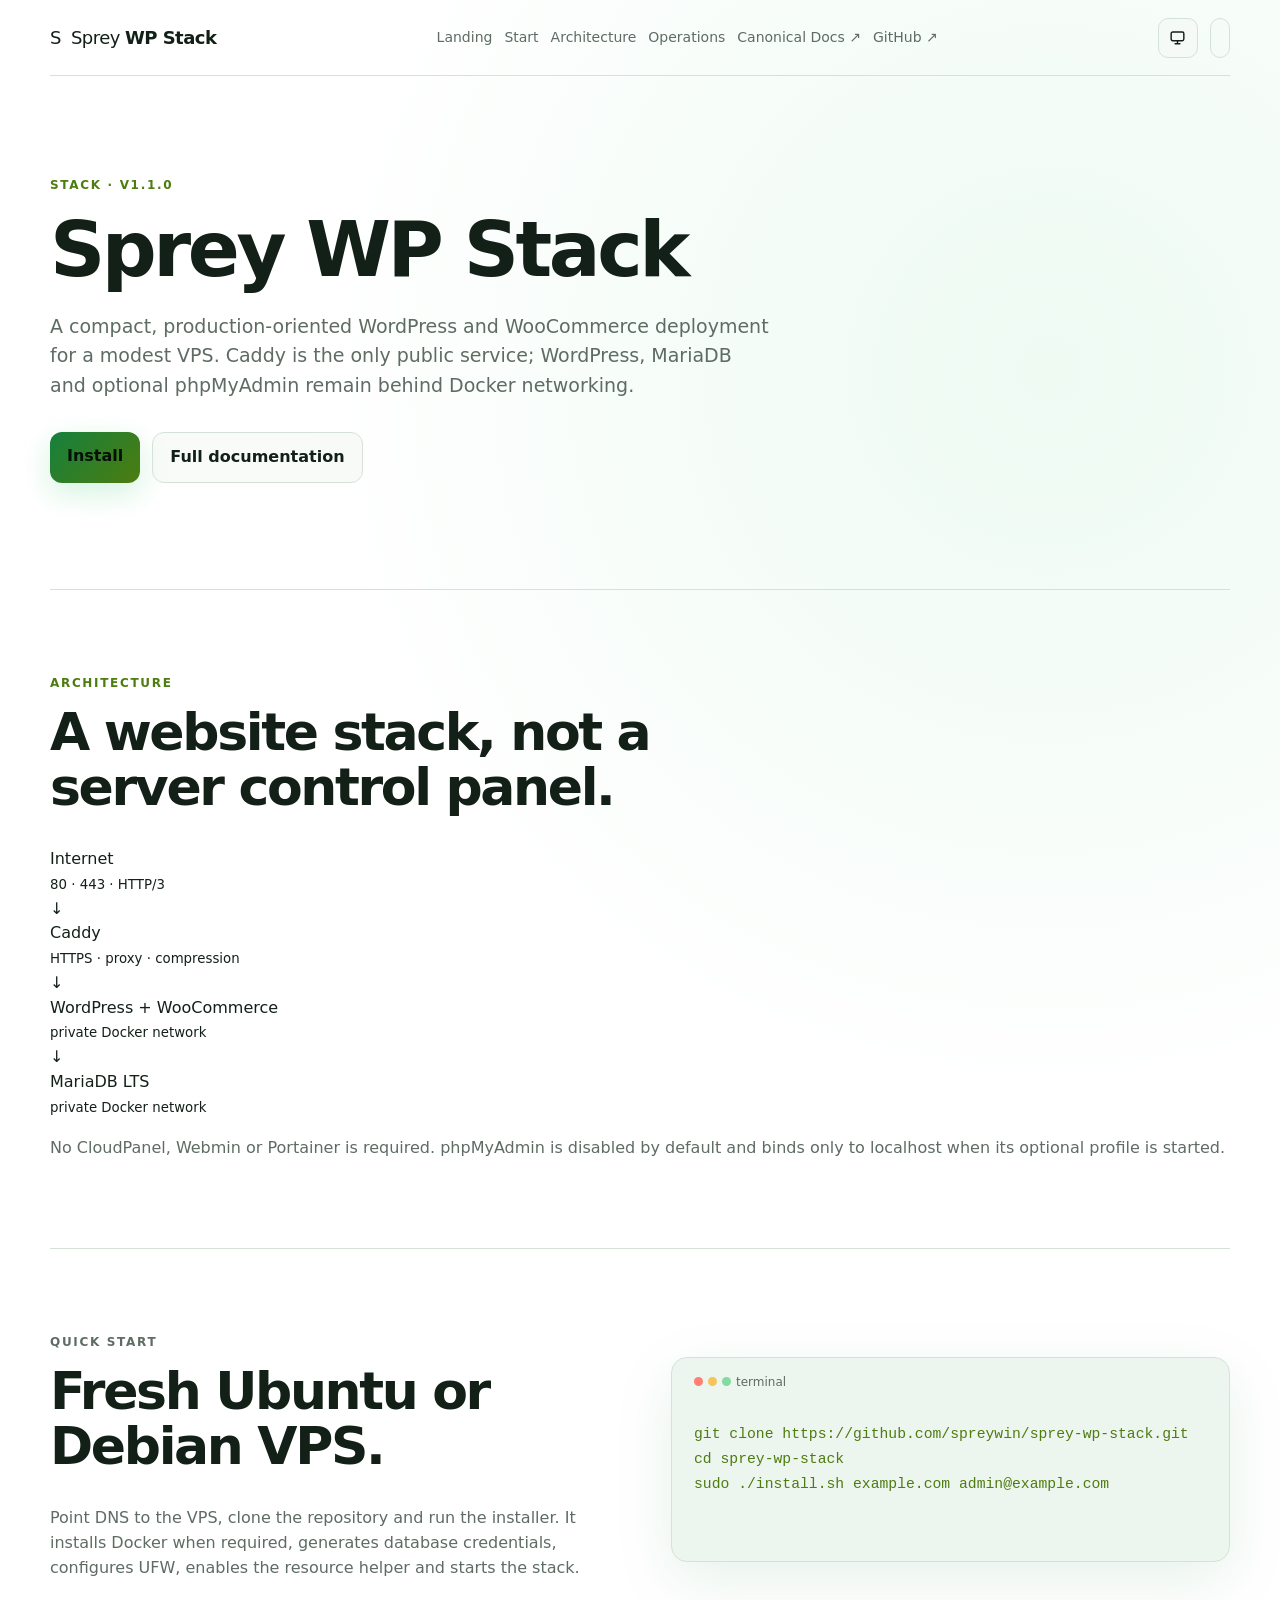
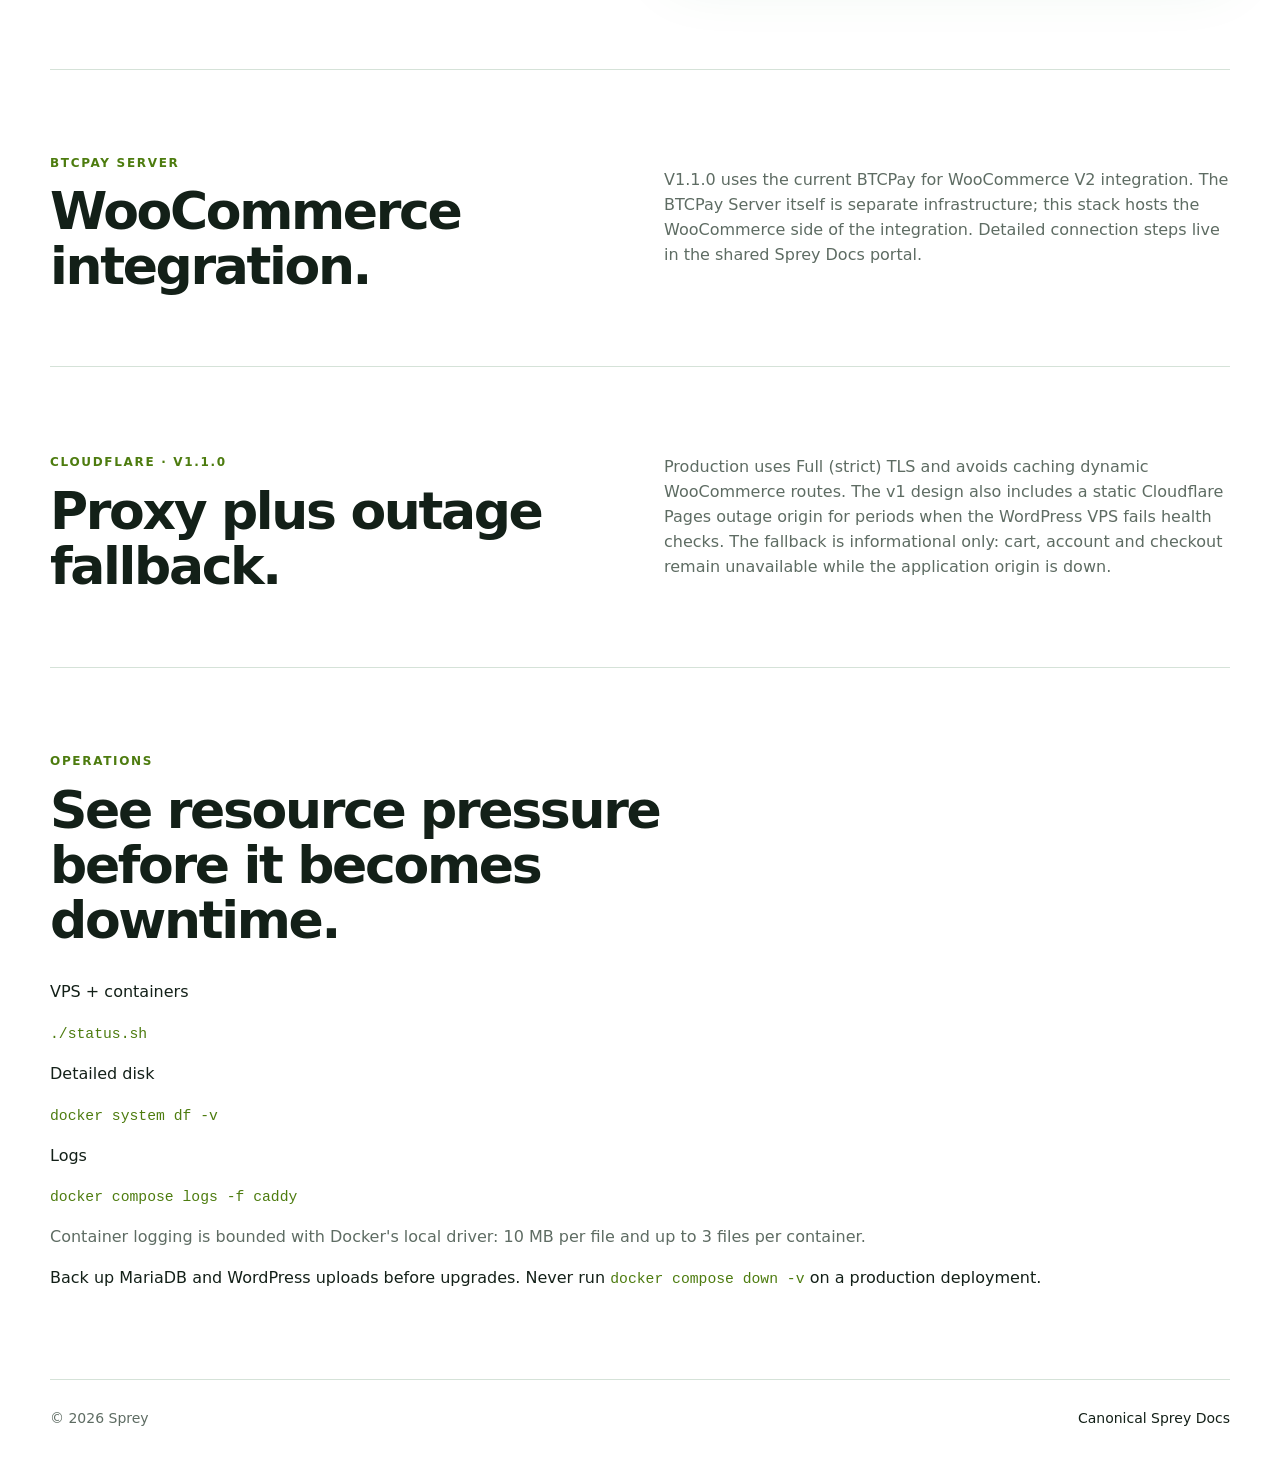
<file: docs/stacks/wp-stack/index.html>
<!doctype html>
<html lang="en">
<head><meta charset="utf-8"><meta name="viewport" content="width=device-width, initial-scale=1"><meta name="description" content="Sprey WP Stack documentation snapshot."><link rel="canonical" href="https://wp-stack.sprey.win/stacks/wp-stack/"><link rel="icon" type="image/svg+xml" href="../../favicon.svg"><title>Sprey WP Stack — Product Documentation</title><link rel="stylesheet" href="../../style.css"><script src="../../site.js" defer></script></head>
<body>
<header class="site-header"><a class="brand" href="../../"><span class="brand-mark">S</span><span>Sprey <b>WP Stack</b></span></a><nav><a href="../../">Landing</a><a href="#start">Start</a><a href="#architecture">Architecture</a><a href="#operations">Operations</a><a href="https://docs.sprey.win/stacks/wp-stack/">Canonical Docs ↗</a><a class="nav-github" href="https://github.com/spreywin/sprey-wp-stack">GitHub ↗</a></nav></header>
<main>
<section class="hero"><p class="eyebrow">STACK · V1.1.0</p><h1>Sprey WP Stack</h1><p class="lead">A compact, production-oriented WordPress and WooCommerce deployment for a modest VPS. Caddy is the only public service; WordPress, MariaDB and optional phpMyAdmin remain behind Docker networking.</p><div class="hero-actions"><a class="button primary" href="#start">Install</a><a class="button secondary" href="https://docs.sprey.win/stacks/wp-stack/">Full documentation</a></div></section>
<section id="architecture" class="section"><p class="eyebrow">ARCHITECTURE</p><h2>A website stack, not a server control panel.</h2><div class="architecture"><div class="node internet">Internet<br><small>80 · 443 · HTTP/3</small></div><span class="arrow">↓</span><div class="node caddy">Caddy<br><small>HTTPS · proxy · compression</small></div><span class="arrow">↓</span><div class="node wordpress">WordPress + WooCommerce<br><small>private Docker network</small></div><span class="arrow">↓</span><div class="node database">MariaDB LTS<br><small>private Docker network</small></div></div><p class="note">No CloudPanel, Webmin or Portainer is required. phpMyAdmin is disabled by default and binds only to localhost when its optional profile is started.</p></section>
<section id="start" class="section split"><div><p class="eyebrow">QUICK START</p><h2>Fresh Ubuntu or Debian VPS.</h2><p>Point DNS to the VPS, clone the repository and run the installer. It installs Docker when required, generates database credentials, configures UFW, enables the resource helper and starts the stack.</p></div><div class="terminal"><div class="terminal-title"><span></span><span></span><span></span>terminal</div><pre><code>git clone https://github.com/spreywin/sprey-wp-stack.git
cd sprey-wp-stack
sudo ./install.sh example.com admin@example.com</code></pre></div></section>
<section id="btcpay" class="section cloudflare"><div><p class="eyebrow">BTCPAY SERVER</p><h2>WooCommerce integration.</h2></div><p>V1.1.0 uses the current BTCPay for WooCommerce V2 integration. The BTCPay Server itself is separate infrastructure; this stack hosts the WooCommerce side of the integration. Detailed connection steps live in the shared Sprey Docs portal.</p></section>
<section id="cloudflare" class="section cloudflare"><div><p class="eyebrow">CLOUDFLARE · V1.1.0</p><h2>Proxy plus outage fallback.</h2></div><p>Production uses Full (strict) TLS and avoids caching dynamic WooCommerce routes. The v1 design also includes a static Cloudflare Pages outage origin for periods when the WordPress VPS fails health checks. The fallback is informational only: cart, account and checkout remain unavailable while the application origin is down.</p></section>
<section id="operations" class="section operations"><p class="eyebrow">OPERATIONS</p><h2>See resource pressure before it becomes downtime.</h2><div class="command-grid"><div><p>VPS + containers</p><code>./status.sh</code></div><div><p>Detailed disk</p><code>docker system df -v</code></div><div><p>Logs</p><code>docker compose logs -f caddy</code></div></div><p class="note">Container logging is bounded with Docker's local driver: 10 MB per file and up to 3 files per container.</p><p class="warning">Back up MariaDB and WordPress uploads before upgrades. Never run <code>docker compose down -v</code> on a production deployment.</p></section>
</main><footer><span>© 2026 Sprey</span><a href="https://docs.sprey.win/stacks/wp-stack/">Canonical Sprey Docs</a></footer>
</body></html>
</file>
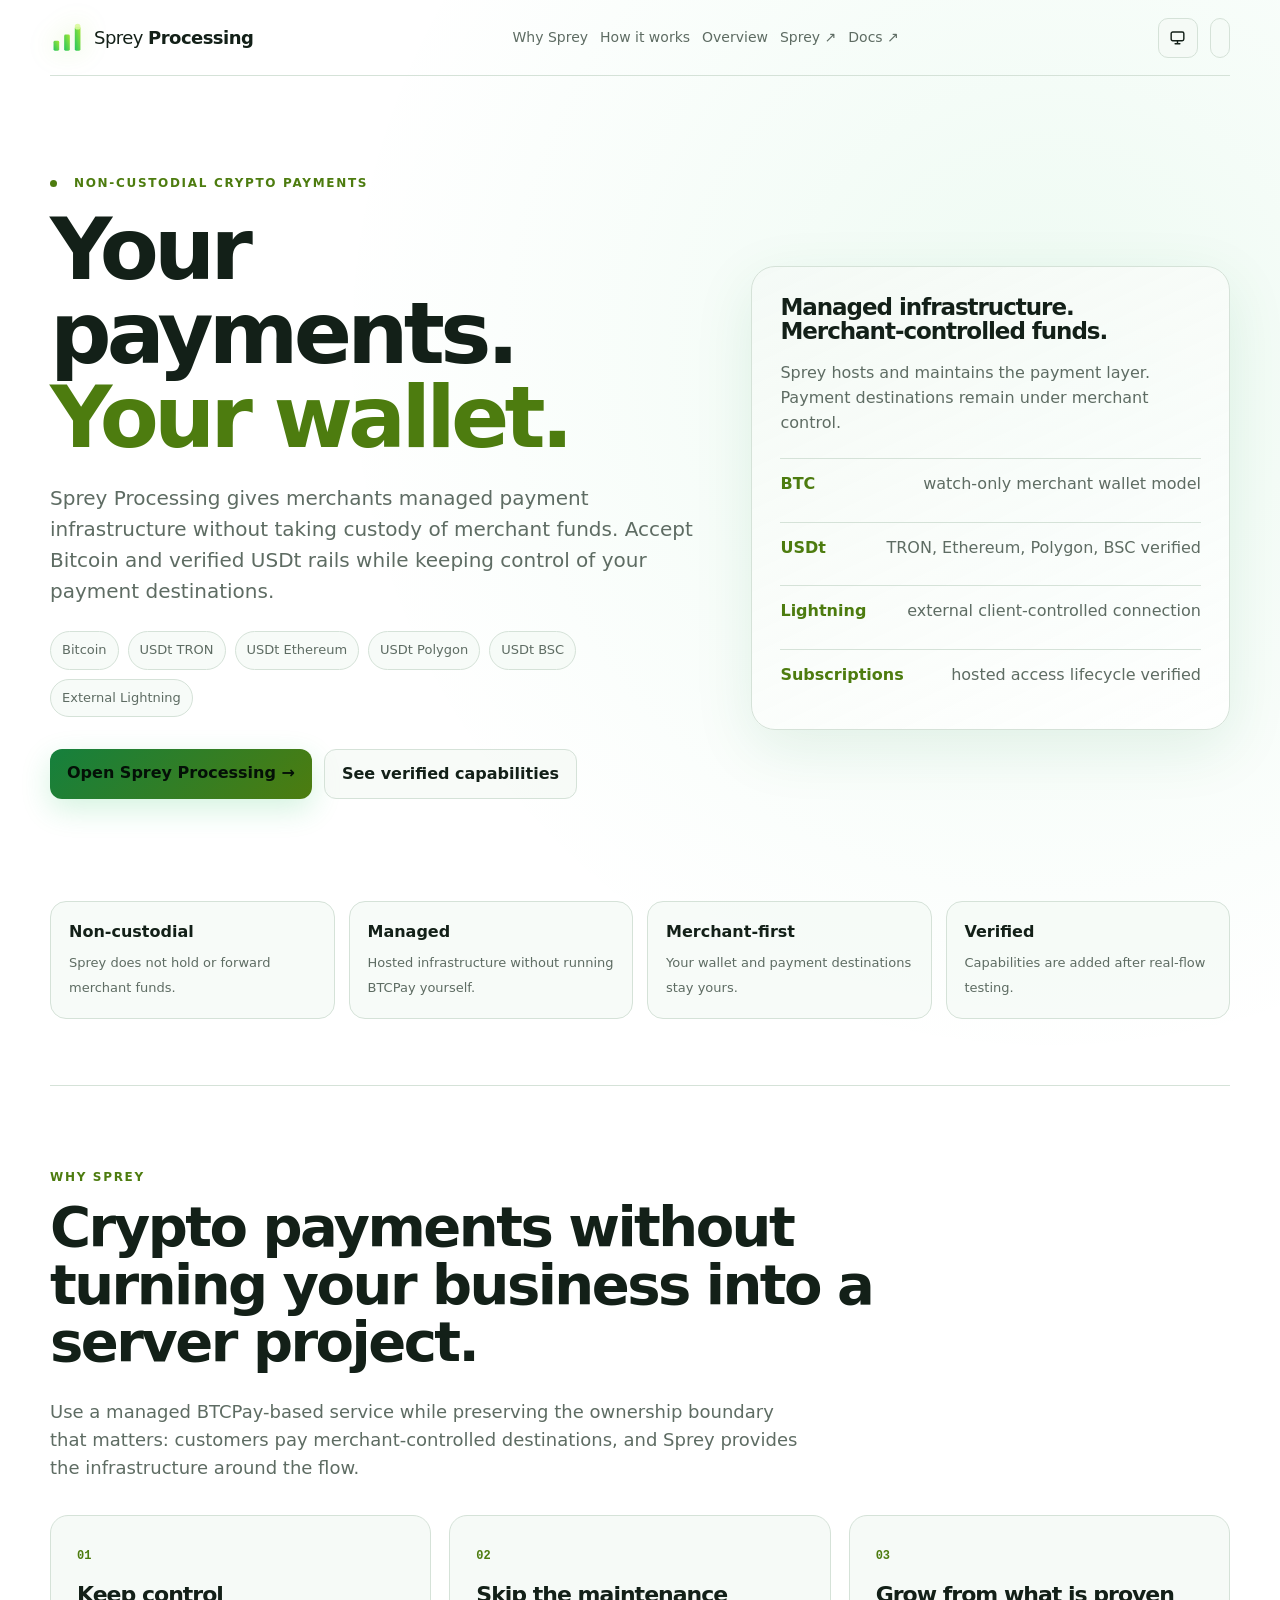
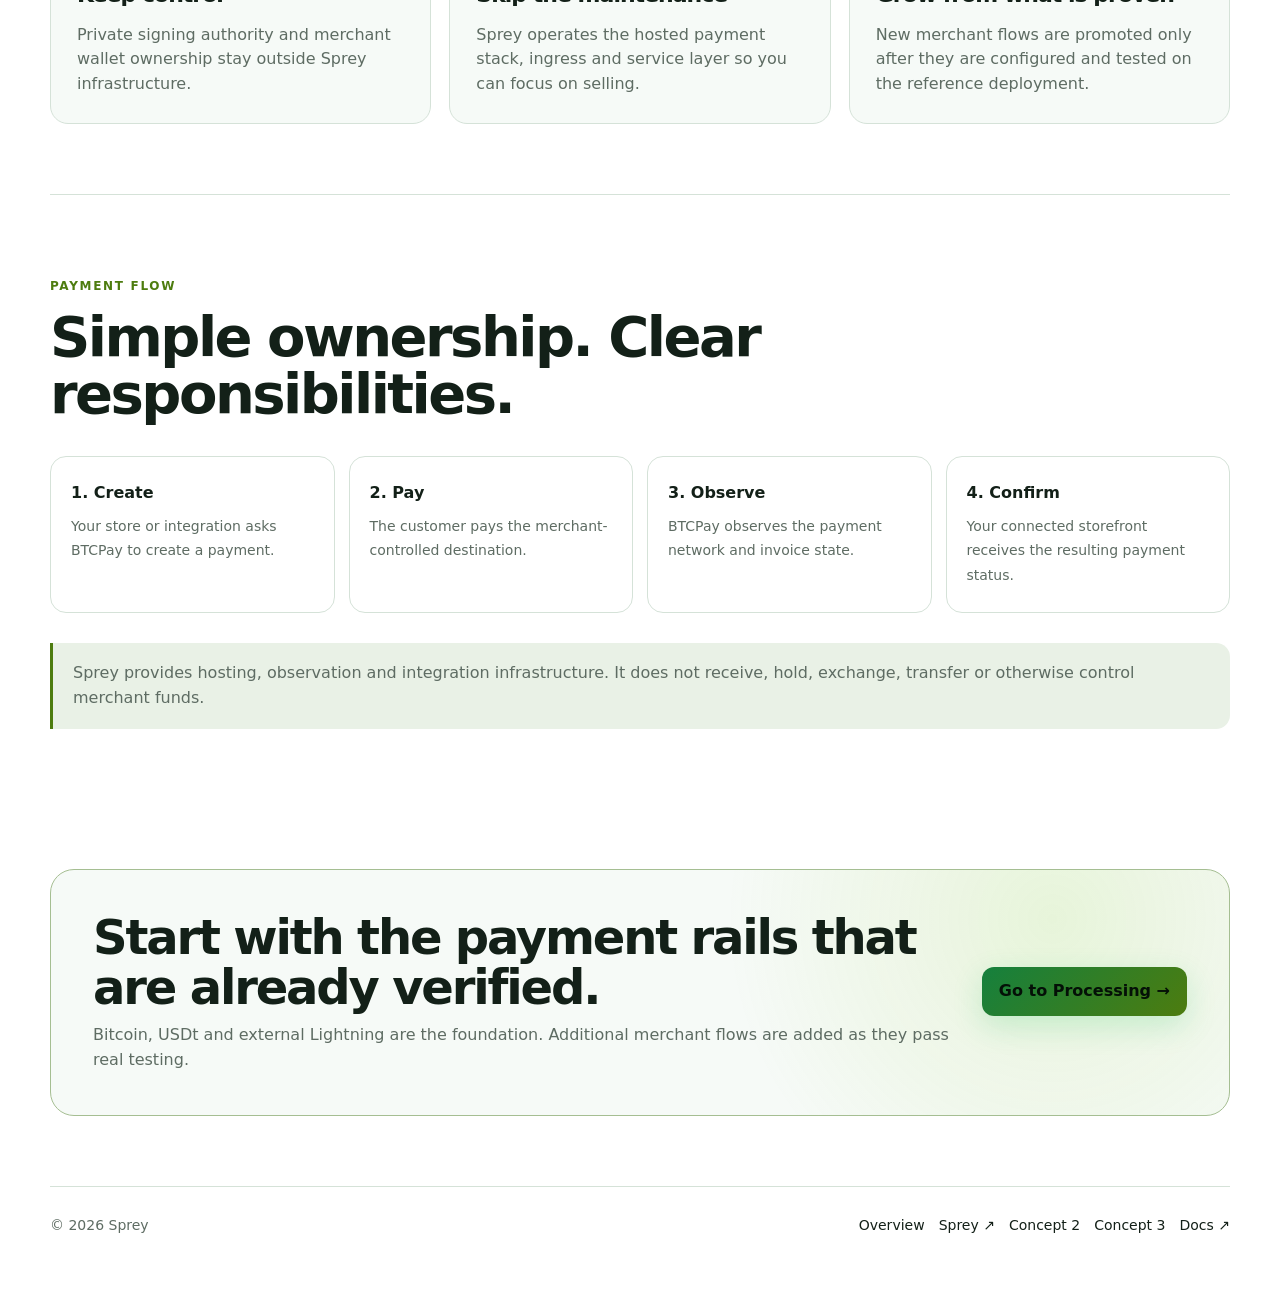
<file: docs/promo/index1.html>
<!doctype html>
<html lang="en">
<head>
  <meta charset="utf-8">
  <meta name="viewport" content="width=device-width,initial-scale=1">
  <meta name="description" content="Sprey Processing — managed non-custodial crypto payment infrastructure for merchants accepting Bitcoin and USDt.">
  <meta name="theme-color" content="#07110b">
  <link rel="icon" type="image/svg+xml" href="../favicon.svg">
  <title>Sprey Processing — Your payments. Your wallet.</title>
  <link rel="stylesheet" href="../style.css?v=20260909b">
  <link rel="stylesheet" href="./promo.css?v=20260927a">
  <script src="../site.js?v=20260909b" defer></script>
</head>
<body>
<header class="site-header">
  <a class="brand" href="./"><img class="brand-logo" src="../brand.svg" alt=""><span>Sprey <b>Processing</b></span></a>
  <nav aria-label="Navigation"><a href="#why">Why Sprey</a><a href="#flow">How it works</a><a href="./">Overview</a><a href="https://sprey.win/">Sprey ↗</a><a href="https://docs.sprey.win/products/sprey-processing/">Docs ↗</a></nav>
  <div class="header-tools">
    <button class="tool-control theme-control" type="button" data-theme-toggle data-theme="auto" aria-label="Theme: Auto" title="Theme: Auto"></button>
    <div class="gtranslate_wrapper tool-control" aria-label="Translate page"></div>
  </div>
</header>

<main class="promo-shell">
  <section class="promo-hero">
    <div>
      <p class="promo-kicker"><span class="live-dot"></span> NON-CUSTODIAL CRYPTO PAYMENTS</p>
      <h1>Your payments.<br><em>Your wallet.</em></h1>
      <p class="lead">Sprey Processing gives merchants managed payment infrastructure without taking custody of merchant funds. Accept Bitcoin and verified USDt rails while keeping control of your payment destinations.</p>
      <div class="badges"><span class="badge">Bitcoin</span><span class="badge">USDt TRON</span><span class="badge">USDt Ethereum</span><span class="badge">USDt Polygon</span><span class="badge">USDt BSC</span><span class="badge">External Lightning</span></div>
      <div class="hero-actions">
        <a class="button primary" href="https://pay.sprey.win/">Open Sprey Processing →</a>
        <a class="button secondary" href="https://docs.sprey.win/products/sprey-processing/">See verified capabilities</a>
      </div>
    </div>
    <aside class="promo-panel">
      <h3>Managed infrastructure. Merchant-controlled funds.</h3>
      <p>Sprey hosts and maintains the payment layer. Payment destinations remain under merchant control.</p>
      <div class="metric-list">
        <div class="metric"><b>BTC</b><span>watch-only merchant wallet model</span></div>
        <div class="metric"><b>USDt</b><span>TRON, Ethereum, Polygon, BSC verified</span></div>
        <div class="metric"><b>Lightning</b><span>external client-controlled connection</span></div>
        <div class="metric"><b>Subscriptions</b><span>hosted access lifecycle verified</span></div>
      </div>
    </aside>
  </section>

  <div class="trust-row">
    <div><b>Non-custodial</b><span>Sprey does not hold or forward merchant funds.</span></div>
    <div><b>Managed</b><span>Hosted infrastructure without running BTCPay yourself.</span></div>
    <div><b>Merchant-first</b><span>Your wallet and payment destinations stay yours.</span></div>
    <div><b>Verified</b><span>Capabilities are added after real-flow testing.</span></div>
  </div>

  <section id="why" class="promo-section">
    <p class="eyebrow">WHY SPREY</p>
    <h2>Crypto payments without turning your business into a server project.</h2>
    <p class="section-lead">Use a managed BTCPay-based service while preserving the ownership boundary that matters: customers pay merchant-controlled destinations, and Sprey provides the infrastructure around the flow.</p>
    <div class="promo-grid">
      <article class="promo-card"><span class="num">01</span><h3>Keep control</h3><p>Private signing authority and merchant wallet ownership stay outside Sprey infrastructure.</p></article>
      <article class="promo-card"><span class="num">02</span><h3>Skip the maintenance</h3><p>Sprey operates the hosted payment stack, ingress and service layer so you can focus on selling.</p></article>
      <article class="promo-card"><span class="num">03</span><h3>Grow from what is proven</h3><p>New merchant flows are promoted only after they are configured and tested on the reference deployment.</p></article>
    </div>
  </section>

  <section id="flow" class="promo-section">
    <p class="eyebrow">PAYMENT FLOW</p><h2>Simple ownership. Clear responsibilities.</h2>
    <div class="flow">
      <div><b>1. Create</b><span>Your store or integration asks BTCPay to create a payment.</span></div>
      <div><b>2. Pay</b><span>The customer pays the merchant-controlled destination.</span></div>
      <div><b>3. Observe</b><span>BTCPay observes the payment network and invoice state.</span></div>
      <div><b>4. Confirm</b><span>Your connected storefront receives the resulting payment status.</span></div>
    </div>
    <div class="notice">Sprey provides hosting, observation and integration infrastructure. It does not receive, hold, exchange, transfer or otherwise control merchant funds.</div>
  </section>

  <section class="cta-band">
    <div><h2>Start with the payment rails that are already verified.</h2><p>Bitcoin, USDt and external Lightning are the foundation. Additional merchant flows are added as they pass real testing.</p></div>
    <div class="hero-actions"><a class="button primary" href="https://pay.sprey.win/">Go to Processing →</a></div>
  </section>
</main>
<footer><span>© 2026 Sprey</span><div class="footer-links"><a href="./">Overview</a><a href="https://sprey.win/">Sprey ↗</a><a href="./index2.html">Concept 2</a><a href="./index3.html">Concept 3</a><a href="https://docs.sprey.win/">Docs ↗</a></div></footer>
</body>
</html>
</file>
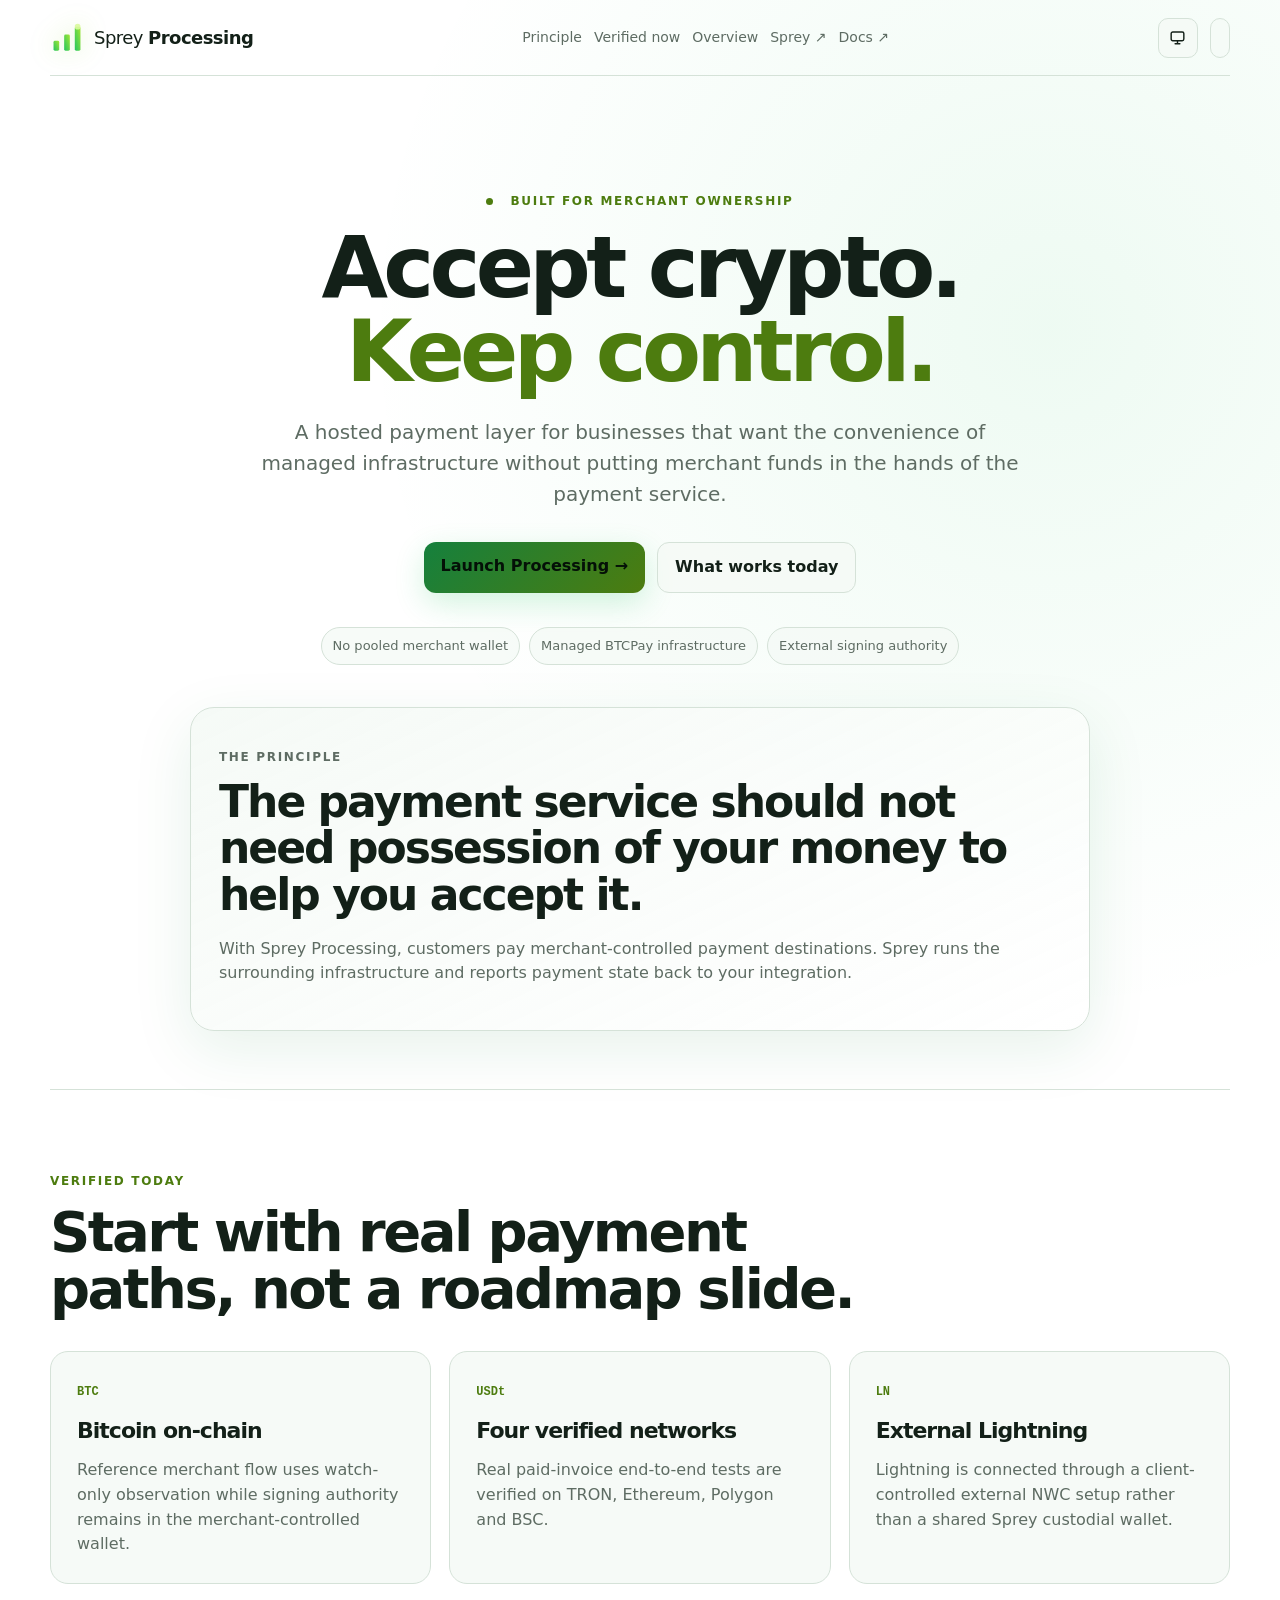
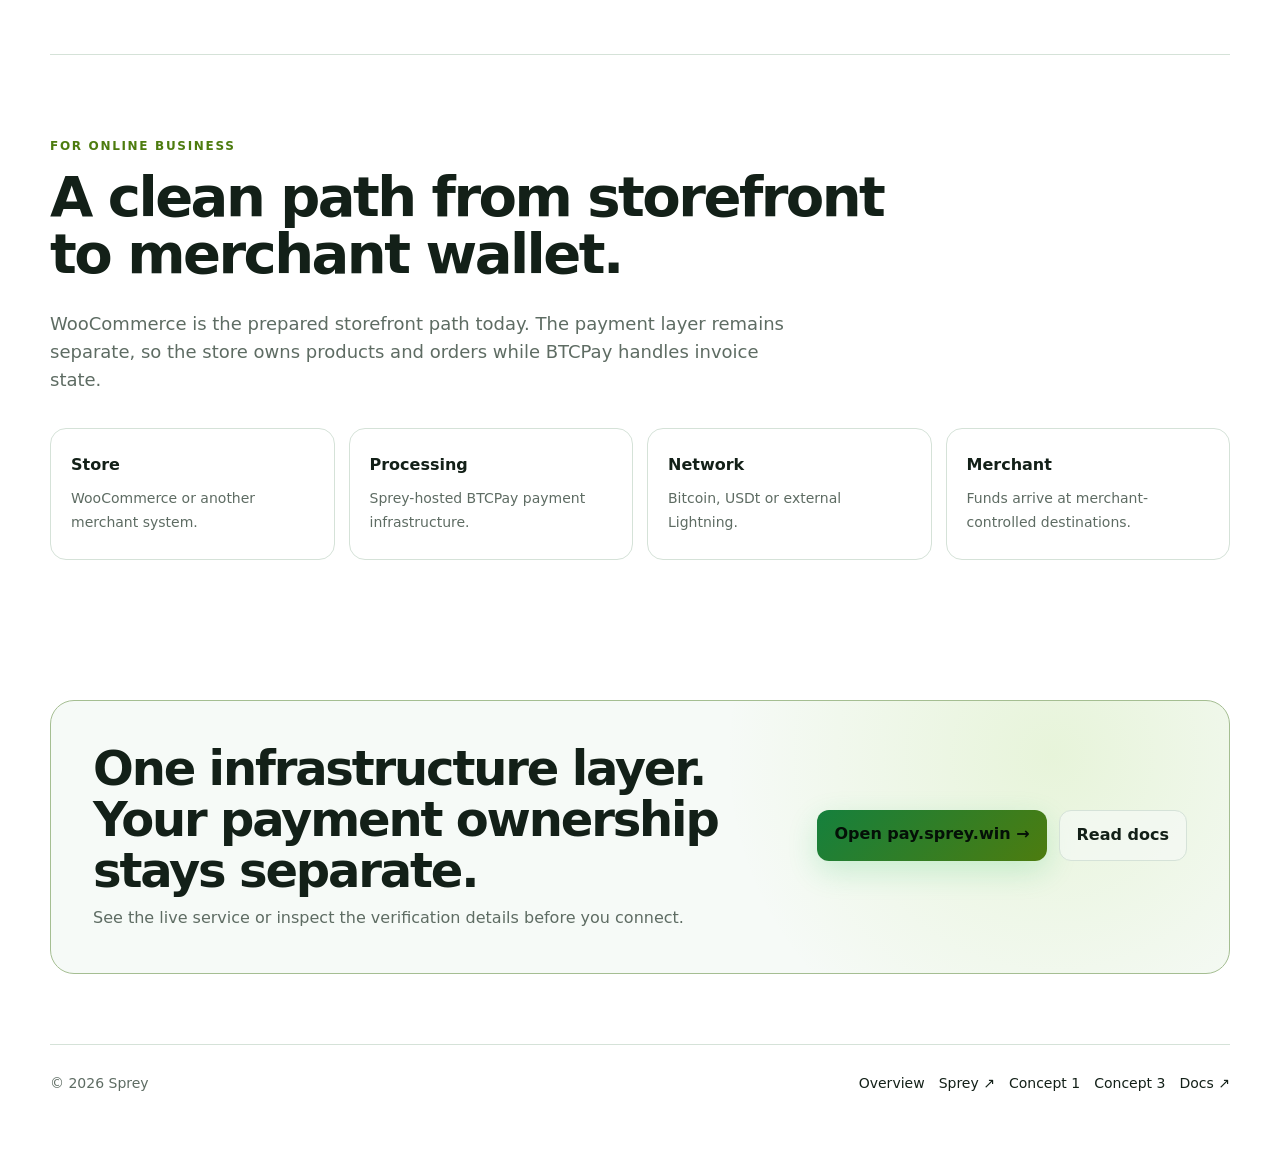
<file: docs/promo/index2.html>
<!doctype html>
<html lang="en">
<head>
  <meta charset="utf-8">
  <meta name="viewport" content="width=device-width,initial-scale=1">
  <meta name="description" content="Sprey Processing — one managed non-custodial payment layer for Bitcoin, USDt and external Lightning.">
  <meta name="theme-color" content="#07110b">
  <link rel="icon" type="image/svg+xml" href="../favicon.svg">
  <title>Sprey Processing — Accept crypto without giving up control</title>
  <link rel="stylesheet" href="../style.css?v=20260909b">
  <link rel="stylesheet" href="./promo.css?v=20260927a">
  <script src="../site.js?v=20260909b" defer></script>
</head>
<body class="variant-2">
<header class="site-header">
  <a class="brand" href="./"><img class="brand-logo" src="../brand.svg" alt=""><span>Sprey <b>Processing</b></span></a>
  <nav aria-label="Navigation"><a href="#principle">Principle</a><a href="#verified">Verified now</a><a href="./">Overview</a><a href="https://sprey.win/">Sprey ↗</a><a href="https://docs.sprey.win/products/sprey-processing/">Docs ↗</a></nav>
  <div class="header-tools">
    <button class="tool-control theme-control" type="button" data-theme-toggle data-theme="auto" aria-label="Theme: Auto" title="Theme: Auto"></button>
    <div class="gtranslate_wrapper tool-control" aria-label="Translate page"></div>
  </div>
</header>

<main class="promo-shell">
  <section class="promo-hero">
    <p class="promo-kicker" style="justify-content:center"><span class="live-dot"></span> BUILT FOR MERCHANT OWNERSHIP</p>
    <h1>Accept crypto.<br><em>Keep control.</em></h1>
    <p class="lead">A hosted payment layer for businesses that want the convenience of managed infrastructure without putting merchant funds in the hands of the payment service.</p>
    <div class="hero-actions">
      <a class="button primary" href="https://pay.sprey.win/">Launch Processing →</a>
      <a class="button secondary" href="#verified">What works today</a>
    </div>
    <div class="badges"><span class="badge">No pooled merchant wallet</span><span class="badge">Managed BTCPay infrastructure</span><span class="badge">External signing authority</span></div>
    <aside id="principle" class="promo-panel">
      <p class="eyebrow">THE PRINCIPLE</p>
      <h3 style="font-size:clamp(28px,4vw,44px)">The payment service should not need possession of your money to help you accept it.</h3>
      <p>With Sprey Processing, customers pay merchant-controlled payment destinations. Sprey runs the surrounding infrastructure and reports payment state back to your integration.</p>
    </aside>
  </section>

  <section id="verified" class="promo-section">
    <p class="eyebrow">VERIFIED TODAY</p><h2>Start with real payment paths, not a roadmap slide.</h2>
    <div class="promo-grid">
      <article class="promo-card"><span class="num">BTC</span><h3>Bitcoin on-chain</h3><p>Reference merchant flow uses watch-only observation while signing authority remains in the merchant-controlled wallet.</p></article>
      <article class="promo-card"><span class="num">USDt</span><h3>Four verified networks</h3><p>Real paid-invoice end-to-end tests are verified on TRON, Ethereum, Polygon and BSC.</p></article>
      <article class="promo-card"><span class="num">LN</span><h3>External Lightning</h3><p>Lightning is connected through a client-controlled external NWC setup rather than a shared Sprey custodial wallet.</p></article>
    </div>
  </section>

  <section class="promo-section">
    <p class="eyebrow">FOR ONLINE BUSINESS</p><h2>A clean path from storefront to merchant wallet.</h2>
    <p class="section-lead">WooCommerce is the prepared storefront path today. The payment layer remains separate, so the store owns products and orders while BTCPay handles invoice state.</p>
    <div class="flow">
      <div><b>Store</b><span>WooCommerce or another merchant system.</span></div>
      <div><b>Processing</b><span>Sprey-hosted BTCPay payment infrastructure.</span></div>
      <div><b>Network</b><span>Bitcoin, USDt or external Lightning.</span></div>
      <div><b>Merchant</b><span>Funds arrive at merchant-controlled destinations.</span></div>
    </div>
  </section>

  <section class="cta-band">
    <div><h2>One infrastructure layer. Your payment ownership stays separate.</h2><p>See the live service or inspect the verification details before you connect.</p></div>
    <div class="hero-actions"><a class="button primary" href="https://pay.sprey.win/">Open pay.sprey.win →</a><a class="button secondary" href="https://docs.sprey.win/products/sprey-processing/">Read docs</a></div>
  </section>
</main>
<footer><span>© 2026 Sprey</span><div class="footer-links"><a href="./">Overview</a><a href="https://sprey.win/">Sprey ↗</a><a href="./index1.html">Concept 1</a><a href="./index3.html">Concept 3</a><a href="https://docs.sprey.win/">Docs ↗</a></div></footer>
</body>
</html>
</file>
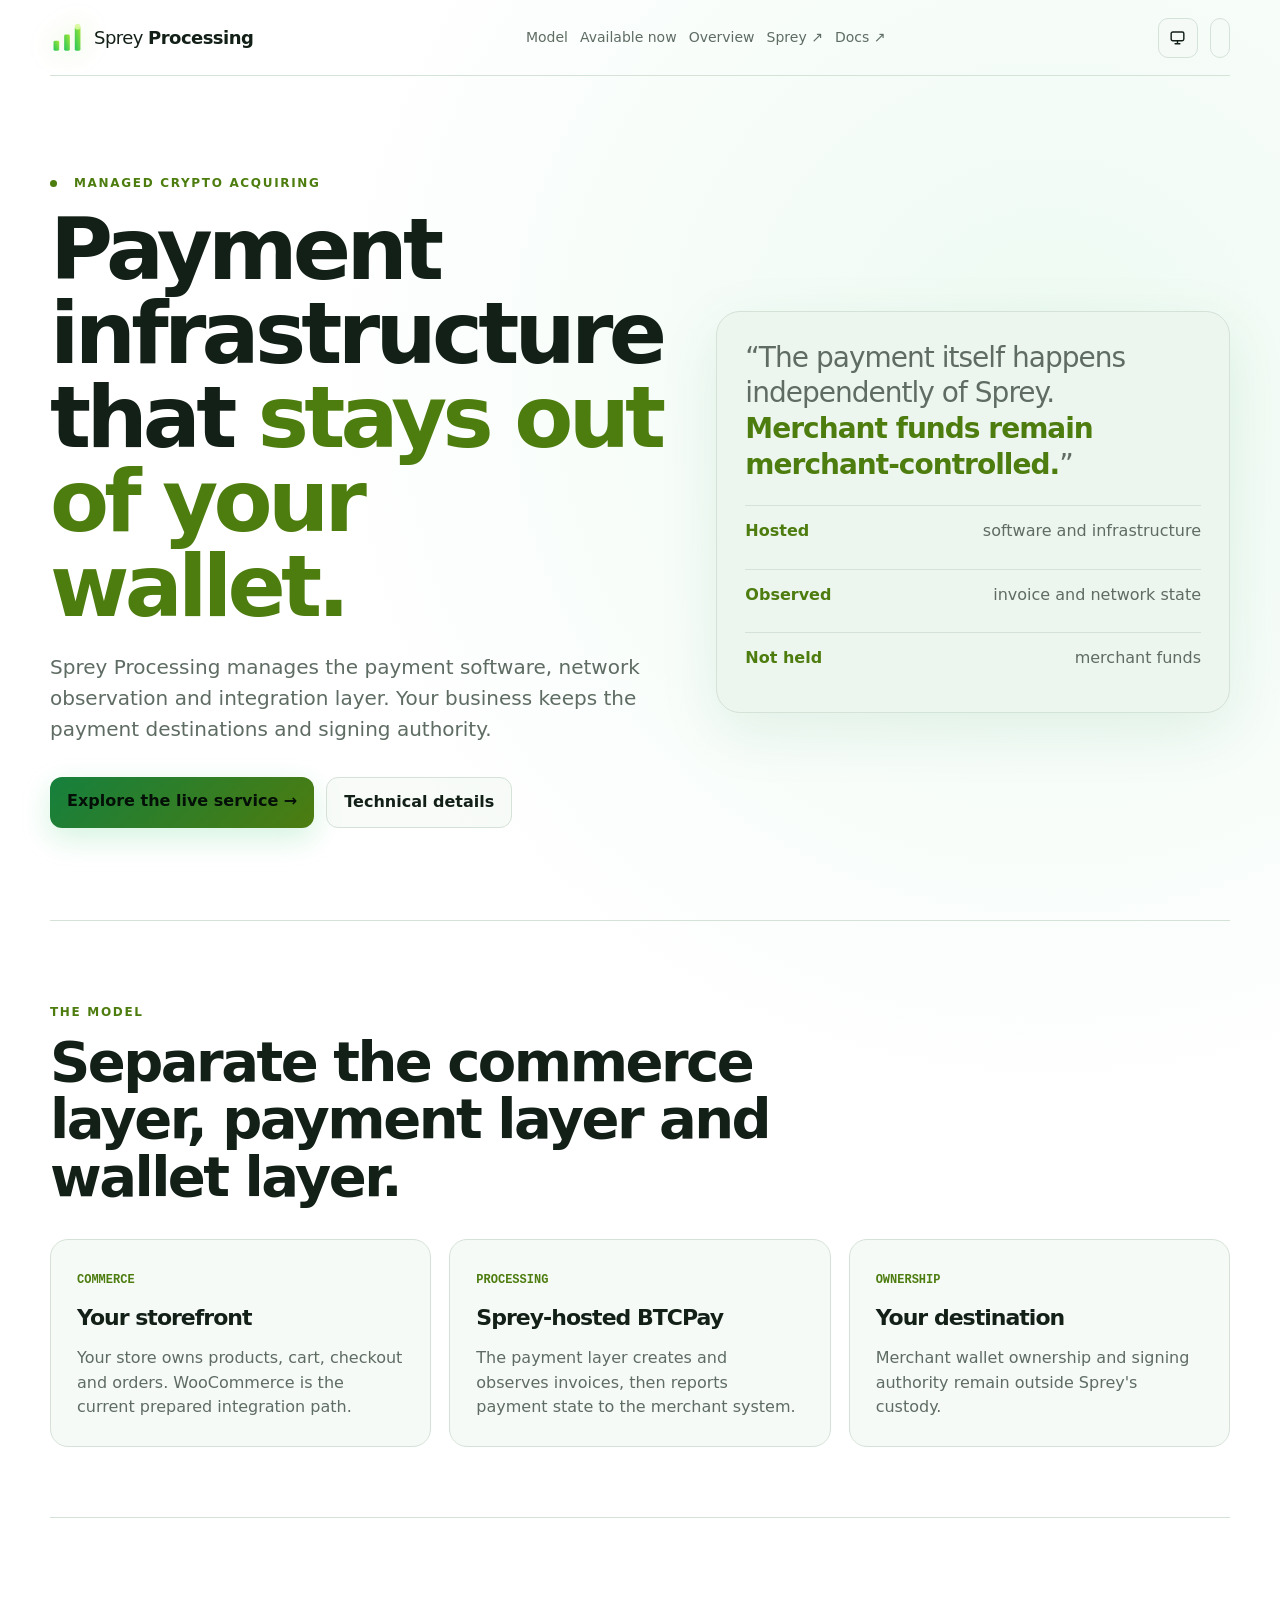
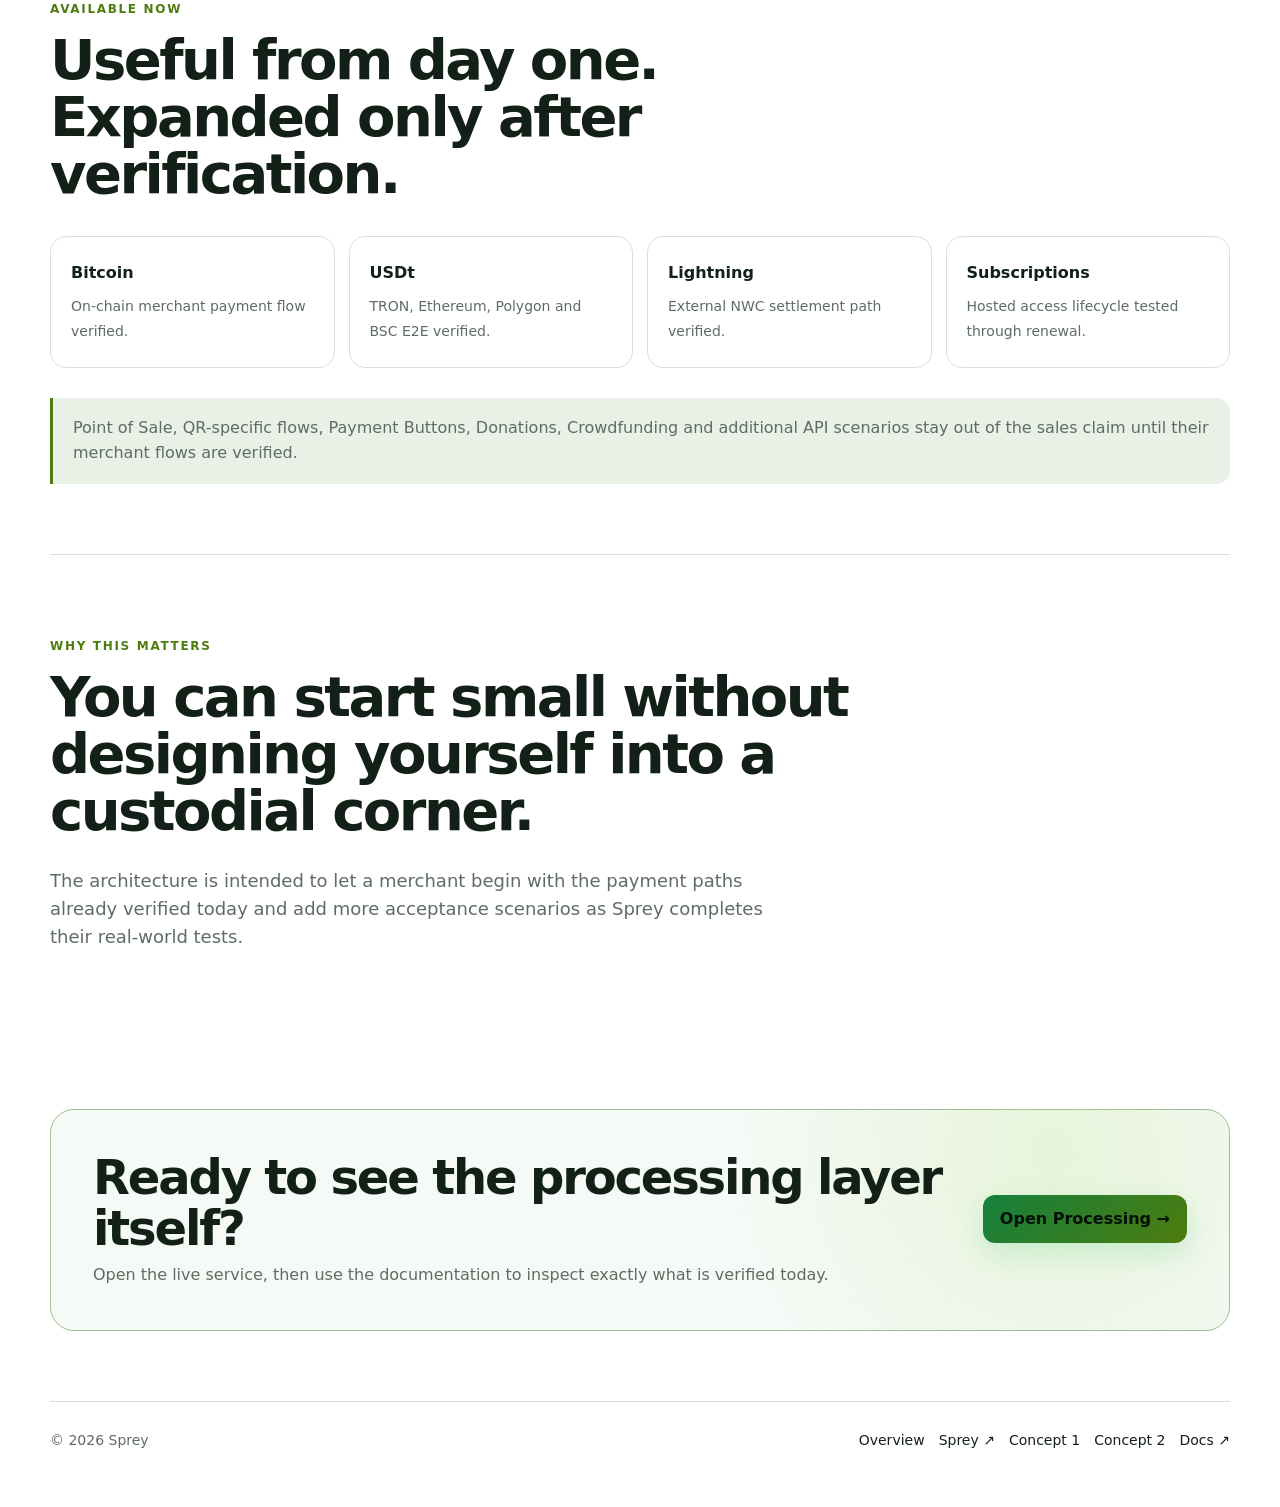
<file: docs/promo/index3.html>
<!doctype html>
<html lang="en">
<head>
  <meta charset="utf-8">
  <meta name="viewport" content="width=device-width,initial-scale=1">
  <meta name="description" content="Sprey Processing — managed crypto acquiring infrastructure with merchant-controlled payment destinations.">
  <meta name="theme-color" content="#07110b">
  <link rel="icon" type="image/svg+xml" href="../favicon.svg">
  <title>Sprey Processing — Payment infrastructure that stays out of the way</title>
  <link rel="stylesheet" href="../style.css?v=20260909b">
  <link rel="stylesheet" href="./promo.css?v=20260927a">
  <script src="../site.js?v=20260909b" defer></script>
</head>
<body class="variant-3">
<header class="site-header">
  <a class="brand" href="./"><img class="brand-logo" src="../brand.svg" alt=""><span>Sprey <b>Processing</b></span></a>
  <nav aria-label="Navigation"><a href="#model">Model</a><a href="#today">Available now</a><a href="./">Overview</a><a href="https://sprey.win/">Sprey ↗</a><a href="https://docs.sprey.win/products/sprey-processing/">Docs ↗</a></nav>
  <div class="header-tools">
    <button class="tool-control theme-control" type="button" data-theme-toggle data-theme="auto" aria-label="Theme: Auto" title="Theme: Auto"></button>
    <div class="gtranslate_wrapper tool-control" aria-label="Translate page"></div>
  </div>
</header>

<main class="promo-shell">
  <section class="promo-hero">
    <div>
      <p class="promo-kicker"><span class="live-dot"></span> MANAGED CRYPTO ACQUIRING</p>
      <h1>Payment infrastructure that <em>stays out of your wallet.</em></h1>
      <p class="lead">Sprey Processing manages the payment software, network observation and integration layer. Your business keeps the payment destinations and signing authority.</p>
      <div class="hero-actions"><a class="button primary" href="https://pay.sprey.win/">Explore the live service →</a><a class="button secondary" href="https://docs.sprey.win/products/sprey-processing/">Technical details</a></div>
    </div>
    <aside class="promo-panel">
      <p class="quote">“The payment itself happens independently of Sprey. <strong>Merchant funds remain merchant-controlled.</strong>”</p>
      <div class="metric-list">
        <div class="metric"><b>Hosted</b><span>software and infrastructure</span></div>
        <div class="metric"><b>Observed</b><span>invoice and network state</span></div>
        <div class="metric"><b>Not held</b><span>merchant funds</span></div>
      </div>
    </aside>
  </section>

  <section id="model" class="promo-section">
    <p class="eyebrow">THE MODEL</p><h2>Separate the commerce layer, payment layer and wallet layer.</h2>
    <div class="promo-grid">
      <article class="promo-card"><span class="num">COMMERCE</span><h3>Your storefront</h3><p>Your store owns products, cart, checkout and orders. WooCommerce is the current prepared integration path.</p></article>
      <article class="promo-card"><span class="num">PROCESSING</span><h3>Sprey-hosted BTCPay</h3><p>The payment layer creates and observes invoices, then reports payment state to the merchant system.</p></article>
      <article class="promo-card"><span class="num">OWNERSHIP</span><h3>Your destination</h3><p>Merchant wallet ownership and signing authority remain outside Sprey's custody.</p></article>
    </div>
  </section>

  <section id="today" class="promo-section">
    <p class="eyebrow">AVAILABLE NOW</p><h2>Useful from day one. Expanded only after verification.</h2>
    <div class="flow">
      <div><b>Bitcoin</b><span>On-chain merchant payment flow verified.</span></div>
      <div><b>USDt</b><span>TRON, Ethereum, Polygon and BSC E2E verified.</span></div>
      <div><b>Lightning</b><span>External NWC settlement path verified.</span></div>
      <div><b>Subscriptions</b><span>Hosted access lifecycle tested through renewal.</span></div>
    </div>
    <div class="notice">Point of Sale, QR-specific flows, Payment Buttons, Donations, Crowdfunding and additional API scenarios stay out of the sales claim until their merchant flows are verified.</div>
  </section>

  <section class="promo-section">
    <p class="eyebrow">WHY THIS MATTERS</p><h2>You can start small without designing yourself into a custodial corner.</h2>
    <p class="section-lead">The architecture is intended to let a merchant begin with the payment paths already verified today and add more acceptance scenarios as Sprey completes their real-world tests.</p>
  </section>

  <section class="cta-band">
    <div><h2>Ready to see the processing layer itself?</h2><p>Open the live service, then use the documentation to inspect exactly what is verified today.</p></div>
    <div class="hero-actions"><a class="button primary" href="https://pay.sprey.win/">Open Processing →</a></div>
  </section>
</main>
<footer><span>© 2026 Sprey</span><div class="footer-links"><a href="./">Overview</a><a href="https://sprey.win/">Sprey ↗</a><a href="./index1.html">Concept 1</a><a href="./index2.html">Concept 2</a><a href="https://docs.sprey.win/">Docs ↗</a></div></footer>
</body>
</html>
</file>
<file: docs/style.css>
:root{color-scheme:dark;--ink:#f3f7f5;--muted:#9caaa2;--accent:#84cc16;--accent-2:#22c55e;--line:#20352a;--surface:#0d1812;--page:#07110b;--terminal:#050a07;--hero-grad:linear-gradient(135deg,#09170f,#0d2116);--shadow:0 18px 60px rgba(34,197,94,.12)}
html[data-theme="light"]{color-scheme:light;--ink:#132018;--muted:#5e6c63;--accent:#4d7c0f;--accent-2:#15803d;--line:#d5e2d8;--surface:#f5faf6;--page:#ffffff;--terminal:#edf5ef;--hero-grad:linear-gradient(135deg,#f4fbf5,#eef8f0);--shadow:0 18px 60px rgba(21,128,61,.10)}
html[data-theme="dark"]{color-scheme:dark}
@media(prefers-color-scheme:light){:root:not([data-theme]){color-scheme:light;--ink:#132018;--muted:#5e6c63;--accent:#4d7c0f;--accent-2:#15803d;--line:#d5e2d8;--surface:#f5faf6;--page:#fff;--terminal:#edf5ef;--hero-grad:linear-gradient(135deg,#f4fbf5,#eef8f0);--shadow:0 18px 60px rgba(21,128,61,.10)}}
*{box-sizing:border-box}
html{scroll-behavior:smooth}
body{margin:0;color:var(--ink);background:radial-gradient(circle at 82% 12%,rgba(34,197,94,.08),transparent 26%),var(--page);font:16px/1.55 Inter,ui-sans-serif,system-ui,sans-serif;transition:background .25s ease,color .25s ease}
a{color:inherit;text-decoration:none}
code{color:var(--accent);font:.92em ui-monospace,SFMono-Regular,Menlo,monospace}
.site-header,main,footer{width:min(1180px,calc(100% - 40px));margin:auto}
.site-header{min-height:76px;display:flex;align-items:center;justify-content:space-between;gap:20px;border-bottom:1px solid var(--line)}
.brand{display:flex;gap:10px;align-items:center;font-size:18px;letter-spacing:-.03em}.brand b{font-weight:750}.brand-logo{width:34px;height:34px;filter:drop-shadow(0 0 12px rgba(132,204,22,.25))}
nav,.header-tools{display:flex;align-items:center;gap:12px;color:var(--muted);font-size:14px}nav a:hover{color:var(--ink)}
.tool-control{border:1px solid var(--line);padding:8px 12px;border-radius:10px;color:var(--ink);background:color-mix(in srgb,var(--surface) 88%,transparent);font:inherit;cursor:pointer}.tool-control:hover{border-color:var(--accent)}
.theme-control{display:grid;width:40px;height:40px;padding:0;place-items:center;flex:0 0 40px}.theme-control svg{width:19px;height:19px;fill:none;stroke:currentColor;stroke-width:1.8;stroke-linecap:round;stroke-linejoin:round}
.gtranslate_wrapper.tool-control{display:flex;align-items:center;min-height:40px;padding:5px 9px}.gtranslate_wrapper a,.gtranslate_wrapper span{font:inherit!important;color:var(--ink)!important}
.hero{padding:88px 0 72px}.hero-grid{display:grid;grid-template-columns:minmax(0,1.08fr) minmax(360px,.92fr);align-items:center;gap:52px;max-width:none}.hero-copy{min-width:0}
.eyebrow{color:var(--accent);font-size:12px;font-weight:800;letter-spacing:.14em}.live-dot{display:inline-block;width:7px;height:7px;margin-right:8px;border-radius:50%;background:var(--accent);box-shadow:0 0 0 0 rgba(132,204,22,.55);animation:pulse 2s infinite}
.hero h1,h2,h3{letter-spacing:-.045em;line-height:1.06}.hero h1{margin:14px 0 22px;font-size:clamp(46px,6vw,78px);max-width:740px}.hero h1 span{color:var(--accent)}.lead{max-width:720px;color:var(--muted);font-size:19px}
.hero-actions{display:flex;flex-wrap:wrap;gap:12px;margin:32px 0 34px}.button{padding:12px 17px;border-radius:12px;font-weight:750;transition:transform .18s ease,box-shadow .18s ease,border-color .18s ease}.button:hover{transform:translateY(-2px)}.primary{background:linear-gradient(135deg,var(--accent-2),var(--accent));color:#041007;box-shadow:0 10px 30px rgba(34,197,94,.2)}.secondary{border:1px solid var(--line);background:color-mix(in srgb,var(--surface) 70%,transparent)}
.hero-art{position:relative}.hero-art img{display:block;width:100%;border-radius:28px;filter:drop-shadow(0 24px 60px rgba(34,197,94,.13))}.hero-image-light{display:none!important}html[data-theme="light"] .hero-image-dark{display:none!important}html[data-theme="light"] .hero-image-light{display:block!important}html[data-theme="dark"] .hero-image-dark{display:block!important}html[data-theme="dark"] .hero-image-light{display:none!important}@media(prefers-color-scheme:light){html:not([data-theme]) .hero-image-dark{display:none!important}html:not([data-theme]) .hero-image-light{display:block!important}}
.hero-art:after{content:"";position:absolute;inset:12% 10%;border-radius:50%;border:1px solid rgba(132,204,22,.16);animation:orbit 10s linear infinite;pointer-events:none}
.feature-strip{grid-column:1/-1;display:grid;grid-template-columns:repeat(4,1fr);gap:18px;width:100%;padding:22px 24px;border:1px solid var(--line);border-radius:18px;background:color-mix(in srgb,var(--surface) 82%,transparent);box-shadow:var(--shadow);margin-top:-12px}.feature-strip div{display:grid;gap:5px}.feature-strip b{font-size:14px;color:var(--accent)}.feature-strip span{font-size:13px;color:var(--muted)}
.section{padding:72px 0;border-top:1px solid var(--line)}.section h2{font-size:clamp(31px,5vw,52px);max-width:780px;margin:12px 0 32px}.split{display:grid;grid-template-columns:1fr 1fr;align-items:center;gap:62px}.split p,.note{color:var(--muted)}
.terminal{position:relative;padding:0 22px 48px;background:var(--terminal);border:1px solid var(--line);border-radius:16px;overflow:hidden;box-shadow:var(--shadow)}.terminal-title{padding:15px 0;color:var(--muted);font-size:12px}.terminal-title span{display:inline-block;width:9px;height:9px;margin-right:5px;border-radius:50%;background:#ff7f73}.terminal-title span:nth-child(2){background:#f7c35b}.terminal-title span:nth-child(3){background:#80dca1}.terminal pre{overflow-x:auto;white-space:pre-wrap}
.cards{display:grid;grid-template-columns:repeat(3,1fr);gap:18px}.cards article,.status-grid article{padding:24px;border-radius:16px;background:linear-gradient(180deg,color-mix(in srgb,var(--surface) 94%,transparent),color-mix(in srgb,var(--surface) 78%,transparent));border:1px solid var(--line);transition:transform .18s ease,border-color .18s ease,box-shadow .18s ease}.cards article:hover,.status-grid article:hover{transform:translateY(-4px);border-color:color-mix(in srgb,var(--accent) 55%,var(--line));box-shadow:var(--shadow)}.card-number{color:var(--accent);font:700 13px ui-monospace,monospace}.cards h3{font-size:22px;margin:18px 0 10px}.cards p,.status-grid p{color:var(--muted)}
.status-grid{display:grid;grid-template-columns:repeat(4,1fr);gap:16px}.status-grid h3{margin:10px 0 8px;font-size:18px}.status-grid p{margin:0}.stack-icon{display:grid;width:42px;height:42px;place-items:center;border-radius:12px;background:rgba(132,204,22,.09);border:1px solid rgba(132,204,22,.18);color:var(--accent);font-weight:800}
.cloudflare{display:grid;grid-template-columns:1fr 1fr;gap:48px;align-items:center}.cloudflare h2{margin-bottom:0}.cloudflare p:last-child{color:var(--muted)}
.contribute{display:grid;grid-template-columns:1fr 220px;align-items:center;gap:40px;padding:40px;border:1px solid var(--line);border-radius:22px;background:linear-gradient(135deg,color-mix(in srgb,var(--surface) 92%,transparent),color-mix(in srgb,var(--page) 88%,transparent));margin:72px auto}.contribute h2{margin-bottom:16px}.mini-orbit{display:grid;place-items:center;min-height:180px;border-radius:20px;background:radial-gradient(circle,rgba(132,204,22,.12),transparent 65%);position:relative}.mini-orbit:before{content:"";position:absolute;width:140px;height:90px;border:1px solid rgba(132,204,22,.3);border-radius:50%;animation:orbit 8s linear infinite}.mini-orbit img{width:74px;animation:float 5s ease-in-out infinite}
footer{display:flex;justify-content:space-between;align-items:center;gap:20px;padding:28px 0 55px;color:var(--muted);border-top:1px solid var(--line);font-size:14px}footer a{color:var(--ink)}.footer-links,.footer-socials{display:flex;align-items:center;gap:14px}.footer-socials{padding-left:4px}.social-icon{display:grid;width:34px;height:34px;place-items:center;border:1px solid var(--line);border-radius:10px;background:color-mix(in srgb,var(--surface) 80%,transparent);transition:border-color .18s ease,transform .18s ease}.social-icon:hover{border-color:var(--accent);transform:translateY(-2px)}.social-icon svg{width:18px;height:18px;fill:currentColor}
@keyframes float{0%,100%{transform:translateY(0)}50%{transform:translateY(-10px)}}@keyframes pulse{0%{box-shadow:0 0 0 0 rgba(132,204,22,.5)}70%{box-shadow:0 0 0 10px rgba(132,204,22,0)}100%{box-shadow:0 0 0 0 rgba(132,204,22,0)}}@keyframes orbit{to{transform:rotate(360deg)}}
@media(prefers-reduced-motion:reduce){*,*:before,*:after{animation:none!important;transition:none!important}}
@media(max-width:980px){.site-header{padding:16px 0;align-items:flex-start;flex-wrap:wrap}.site-header nav{order:3;width:100%;flex-wrap:wrap}.header-tools{margin-left:auto}.hero-grid{grid-template-columns:1fr}.hero-art{max-width:680px;margin:auto}.feature-strip,.status-grid{grid-template-columns:repeat(2,1fr)}.feature-strip{grid-column:1;margin-top:0}.contribute{grid-template-columns:1fr}}
@media(max-width:720px){.site-header nav{display:none}.header-tools{width:auto;margin-left:auto;justify-content:flex-end}.theme-control{flex:0 0 40px}.gtranslate_wrapper.tool-control{justify-content:center}.hero{padding:64px 0 52px}.split,.cloudflare,.cards,.status-grid,.feature-strip{grid-template-columns:1fr;gap:16px}.section{padding:56px 0}.contribute{padding:26px;margin:56px auto}.mini-orbit{min-height:130px}footer{flex-direction:column;align-items:flex-start;gap:14px}.footer-links{flex-wrap:wrap}}

/* Scroll-to-top control */
.scroll-to-top{position:fixed;right:max(18px,env(safe-area-inset-right));bottom:max(18px,env(safe-area-inset-bottom));z-index:80;display:grid;width:48px;height:48px;padding:0;place-items:center;border:1px solid color-mix(in srgb,var(--accent) 55%,var(--line));border-radius:16px;background:color-mix(in srgb,var(--surface) 88%,transparent);color:var(--accent);box-shadow:0 14px 38px rgba(34,197,94,.18);opacity:0;transform:translateY(12px) scale(.92);pointer-events:none;cursor:pointer;backdrop-filter:blur(14px);transition:opacity .2s ease,transform .2s ease,border-color .2s ease,background-color .2s ease}.scroll-to-top.is-visible{opacity:1;transform:translateY(0) scale(1);pointer-events:auto}.scroll-to-top:hover{transform:translateY(-2px) scale(1.04);border-color:var(--accent);background:color-mix(in srgb,var(--accent) 12%,var(--surface))}.scroll-to-top:focus-visible{outline:3px solid color-mix(in srgb,var(--accent) 35%,transparent);outline-offset:3px}.scroll-to-top svg{width:22px;height:22px;fill:none;stroke:currentColor;stroke-width:2.25;stroke-linecap:round;stroke-linejoin:round}@media(prefers-reduced-motion:reduce){.scroll-to-top{transition:none}}@media(max-width:480px){.scroll-to-top{right:max(13px,env(safe-area-inset-right));bottom:max(13px,env(safe-area-inset-bottom));width:44px;height:44px;border-radius:14px}}
</file>
<file: docs/promo/promo.css>
/* Shared promo styles for Sprey Processing concepts */
.promo-shell{width:min(1180px,calc(100% - 40px));margin:auto}
.promo-hero{padding:86px 0 58px;display:grid;grid-template-columns:minmax(0,1.15fr) minmax(320px,.85fr);gap:54px;align-items:center}
.promo-hero h1{font-size:clamp(48px,7vw,86px);line-height:.98;letter-spacing:-.055em;margin:14px 0 24px;max-width:820px}
.promo-hero h1 em{font-style:normal;color:var(--accent)}
.promo-hero .lead{font-size:20px;max-width:760px}
.promo-kicker{display:flex;align-items:center;gap:9px;color:var(--accent);font-size:12px;font-weight:800;letter-spacing:.14em;text-transform:uppercase}
.promo-panel{padding:28px;border:1px solid var(--line);border-radius:24px;background:linear-gradient(155deg,color-mix(in srgb,var(--surface) 95%,transparent),color-mix(in srgb,var(--page) 82%,transparent));box-shadow:var(--shadow)}
.promo-panel h3{margin:0 0 18px;font-size:23px}.promo-panel p{color:var(--muted)}
.metric-list{display:grid;gap:12px;margin-top:22px}.metric{display:flex;justify-content:space-between;gap:18px;padding:13px 0;border-top:1px solid var(--line)}.metric b{color:var(--accent)}.metric span{color:var(--muted);text-align:right}
.trust-row{display:grid;grid-template-columns:repeat(4,1fr);gap:14px;margin:10px 0 66px}.trust-row div{padding:18px;border:1px solid var(--line);border-radius:16px;background:color-mix(in srgb,var(--surface) 78%,transparent)}.trust-row b{display:block;margin-bottom:5px}.trust-row span{font-size:13px;color:var(--muted)}
.promo-section{padding:70px 0;border-top:1px solid var(--line)}.promo-section h2{font-size:clamp(32px,5vw,56px);line-height:1.02;letter-spacing:-.045em;margin:10px 0 28px;max-width:850px}
.promo-section>.section-lead{max-width:760px;color:var(--muted);font-size:18px}
.promo-grid{display:grid;grid-template-columns:repeat(3,1fr);gap:18px;margin-top:34px}.promo-card{padding:26px;border:1px solid var(--line);border-radius:18px;background:color-mix(in srgb,var(--surface) 84%,transparent)}.promo-card .num{color:var(--accent);font:700 12px ui-monospace,monospace}.promo-card h3{font-size:22px;margin:16px 0 10px}.promo-card p{color:var(--muted);margin-bottom:0}
.flow{display:grid;grid-template-columns:repeat(4,1fr);gap:14px;margin-top:34px}.flow div{position:relative;padding:24px 20px;border:1px solid var(--line);border-radius:16px}.flow b{display:block;margin-bottom:8px}.flow span{color:var(--muted);font-size:14px}
.notice{margin-top:30px;padding:18px 20px;border-left:3px solid var(--accent);background:color-mix(in srgb,var(--accent) 7%,var(--surface));color:var(--muted);border-radius:0 14px 14px 0}
.cta-band{margin:70px auto;padding:42px;border:1px solid color-mix(in srgb,var(--accent) 35%,var(--line));border-radius:24px;background:radial-gradient(circle at 85% 20%,rgba(132,204,22,.13),transparent 32%),color-mix(in srgb,var(--surface) 88%,transparent);display:grid;grid-template-columns:1fr auto;gap:30px;align-items:center}.cta-band h2{font-size:clamp(30px,4vw,48px);margin:0 0 10px}.cta-band p{margin:0;color:var(--muted)}
.badges{display:flex;flex-wrap:wrap;gap:9px;margin:24px 0}.badge{padding:8px 11px;border:1px solid var(--line);border-radius:999px;font-size:13px;color:var(--muted);background:color-mix(in srgb,var(--surface) 75%,transparent)}
.variant-2 .promo-hero{text-align:center;display:block;padding-top:104px}.variant-2 .promo-hero h1,.variant-2 .promo-hero .lead{margin-left:auto;margin-right:auto}.variant-2 .hero-actions{justify-content:center}.variant-2 .badges{justify-content:center}.variant-2 .promo-panel{max-width:900px;margin:42px auto 0;text-align:left}
.variant-3 .promo-hero{grid-template-columns:.95fr 1.05fr}.variant-3 .promo-panel{background:var(--terminal)}.variant-3 .quote{font-size:28px;line-height:1.28;letter-spacing:-.035em;margin:0}.variant-3 .quote strong{color:var(--accent)}
@media(max-width:900px){.promo-hero,.variant-3 .promo-hero,.cta-band{grid-template-columns:1fr}.variant-3 .promo-panel{max-width:680px;width:100%;margin:0 auto}.variant-3 .quote{font-size:clamp(24px,5vw,30px)}.trust-row,.flow{grid-template-columns:repeat(2,1fr)}.promo-grid{grid-template-columns:1fr}.cta-band .hero-actions{margin:0}}
@media(max-width:620px){.promo-hero{padding-top:62px}.promo-hero h1{font-size:clamp(42px,15vw,62px)}.trust-row,.flow{grid-template-columns:1fr}.cta-band{padding:28px}.promo-shell{width:min(100% - 28px,1180px)}}
</file>
